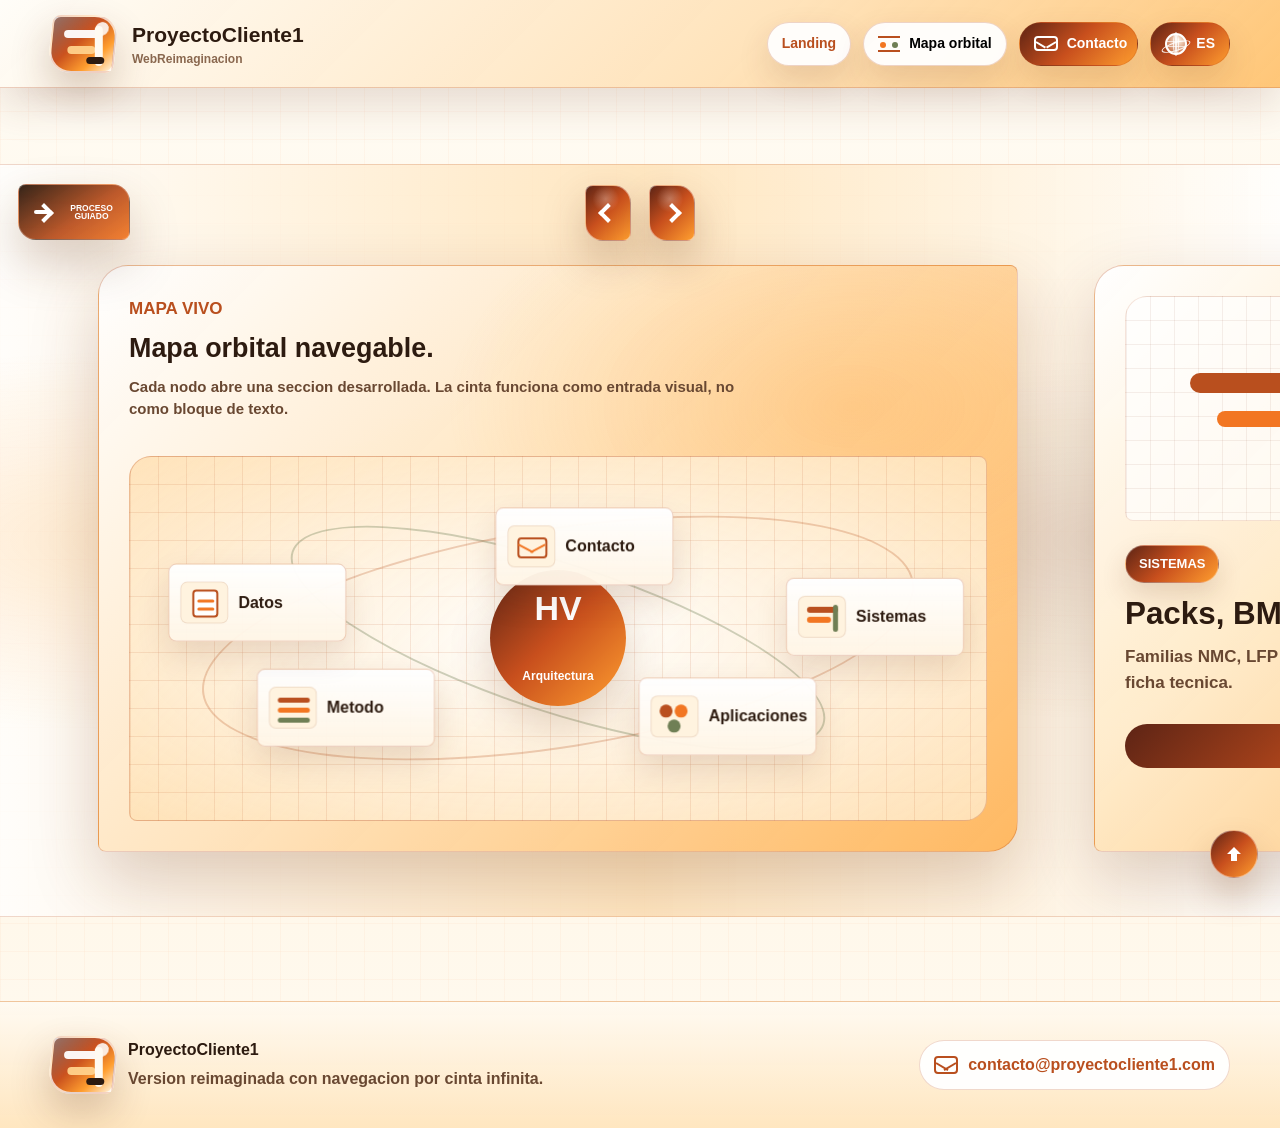
<file: index.html>
<!doctype html>
<html lang="es">
  <head>
    <meta charset="utf-8">
    <meta name="viewport" content="width=device-width, initial-scale=1">
    <meta http-equiv="Content-Security-Policy" content="default-src 'self'; base-uri 'none'; object-src 'none'; frame-ancestors 'none'; script-src 'self'; style-src 'self'; img-src 'self' data:; font-src 'self'; connect-src 'self'; form-action 'self'; child-src 'none'; worker-src 'none'; media-src 'none'; manifest-src 'none'; upgrade-insecure-requests">
    <meta name="referrer" content="strict-origin-when-cross-origin">
    <title>ProyectoCliente1 | WebReimaginacion</title>
    <meta name="description" content="Landing reimaginada para ProyectoCliente1 con cinta infinita de secciones, navegacion orbital y acceso a paginas tecnicas desarrolladas.">
    <link rel="stylesheet" href="styles.css">
  </head>
  <body data-page="landing">
    <header class="site-header">
      <a class="brand" href="index.html" aria-label="ProyectoCliente1 inicio">
        <span class="brand-sigil" aria-hidden="true"><span></span><span></span><span></span><span></span></span>
        <span class="brand-copy">
          <strong>ProyectoCliente1</strong>
          <small data-i18n="brand.claim">WebReimaginacion</small>
        </span>
      </a>

      <button class="menu-toggle" type="button" aria-expanded="false" aria-controls="main-nav" aria-label="Abrir menu" data-i18n-aria-label="nav.open">
        <span></span><span></span><span></span>
      </button>

      <nav id="main-nav" class="main-nav" aria-label="Navegacion principal">
        <a class="nav-chip" href="index.html" data-i18n="nav.landing">Landing</a>
        <div class="map-widget">
          <button class="map-button" type="button" aria-expanded="false" aria-controls="mini-map">
            <span class="map-mark" aria-hidden="true"></span>
            <span data-i18n="nav.map">Mapa orbital</span>
          </button>
          <div id="mini-map" class="mini-map" aria-label="Mapa orbital reducido">
            <span class="mini-core"><strong>HV</strong><small data-i18n="orbit.core">Arquitectura</small></span>
            <span class="mini-ring" aria-hidden="true"></span>
            <a class="mini-node" href="sistemas.html" data-mini="systems"><span class="node-icon icon-stack" aria-hidden="true"><i></i><i></i><i></i></span><strong data-i18n="orbit.systems">Sistemas</strong><small data-i18n="orbit.systemsText">Packs y control.</small></a>
            <a class="mini-node" href="aplicaciones.html" data-mini="apps"><span class="node-icon icon-grid" aria-hidden="true"><i></i><i></i><i></i></span><strong data-i18n="orbit.apps">Aplicaciones</strong><small data-i18n="orbit.appsText">Casos de uso.</small></a>
            <a class="mini-node" href="metodo.html" data-mini="method"><span class="node-icon icon-flow" aria-hidden="true"><i></i><i></i><i></i></span><strong data-i18n="orbit.method">Metodo</strong><small data-i18n="orbit.methodText">Proceso tecnico.</small></a>
            <a class="mini-node" href="documentacion.html" data-mini="docs"><span class="node-icon icon-doc" aria-hidden="true"><i></i><i></i><i></i></span><strong data-i18n="orbit.docs">Datos</strong><small data-i18n="orbit.docsText">CAD, CAN y HV.</small></a>
            <a class="mini-node" href="contacto.html" data-mini="contact"><span class="node-icon icon-mail" aria-hidden="true"><i></i><i></i><i></i></span><strong data-i18n="orbit.contact">Contacto</strong><small data-i18n="orbit.contactText">Consulta guiada.</small></a>
          </div>
        </div>
        <a class="nav-mail" href="contacto.html" aria-label="Contacto"><span class="mail-icon small" aria-hidden="true"></span><span data-i18n="nav.contact">Contacto</span></a>
        <div class="language-widget">
          <button class="language-button" type="button" aria-expanded="false" aria-controls="language-menu" aria-label="Seleccionar idioma" data-i18n-aria-label="nav.language">
            <span class="planet-icon" aria-hidden="true"></span>
            <span class="current-lang">ES</span>
          </button>
          <div id="language-menu" class="language-menu" role="menu">
            <button type="button" data-lang="es" role="menuitem">ES Espanol</button>
            <button type="button" data-lang="en" role="menuitem">EN English</button>
            <button type="button" data-lang="eu" role="menuitem">EU Euskara</button>
            <button type="button" data-lang="fr" role="menuitem">FR Francais</button>
          </div>
        </div>
      </nav>
    </header>

    <main>
      <section class="landing-stage" aria-label="Landing de secciones">
        <div class="landing-ribbon-shell" aria-label="Cinta infinita de secciones">
          <button class="ribbon-control ribbon-control-prev" type="button" data-ribbon-control="prev" aria-label="Mover cinta a la izquierda" data-i18n-aria-label="ribbon.prev">
            <span aria-hidden="true"></span>
          </button>
          <div class="landing-ribbon-track" data-infinite-ribbon>
            <article class="landing-card orbit-card" data-ribbon-card>
              <div class="card-copy">
                <p class="eyebrow" data-i18n="card.orbitEyebrow">Mapa vivo</p>
                <h2 data-i18n="card.orbitTitle">Orbita de navegacion dentro de la cinta.</h2>
                <p data-i18n="card.orbitText">Los nodos enlazan con cada pagina desarrollada y mantienen el gesto visual distintivo de la version.</p>
              </div>
              <div class="landing-orbit" aria-label="Orbita principal">
                <span class="orbit-core"><strong>HV</strong><small data-i18n="orbit.core">Arquitectura</small></span>
                <span class="orbit-ring ring-one" aria-hidden="true"></span>
                <span class="orbit-ring ring-two" aria-hidden="true"></span>
                <a class="orbit-node" href="sistemas.html" data-orbit="systems"><span class="node-icon icon-stack" aria-hidden="true"><i></i><i></i><i></i></span><strong data-i18n="orbit.systems">Sistemas</strong></a>
                <a class="orbit-node" href="aplicaciones.html" data-orbit="apps"><span class="node-icon icon-grid" aria-hidden="true"><i></i><i></i><i></i></span><strong data-i18n="orbit.apps">Aplicaciones</strong></a>
                <a class="orbit-node" href="metodo.html" data-orbit="method"><span class="node-icon icon-flow" aria-hidden="true"><i></i><i></i><i></i></span><strong data-i18n="orbit.method">Metodo</strong></a>
                <a class="orbit-node" href="documentacion.html" data-orbit="docs"><span class="node-icon icon-doc" aria-hidden="true"><i></i><i></i><i></i></span><strong data-i18n="orbit.docs">Datos</strong></a>
                <a class="orbit-node" href="contacto.html" data-orbit="contact"><span class="node-icon icon-mail" aria-hidden="true"><i></i><i></i><i></i></span><strong data-i18n="orbit.contact">Contacto</strong></a>
              </div>
            </article>

            <a class="landing-card section-card systems-card" href="sistemas.html" data-ribbon-card>
              <div class="section-visual battery-visual" aria-hidden="true"><i></i><i></i><i></i><i></i></div>
              <div>
                <p class="eyebrow" data-i18n="card.systemsEyebrow">Sistemas</p>
                <h2 data-i18n="card.systemsTitle">Packs, BMS y arquitectura modular.</h2>
                <p data-i18n="card.systemsText">Vista rapida de familias NMC, LFP y control multipack antes de entrar en la ficha tecnica desarrollada.</p>
                <span class="card-cta" data-i18n="card.openSystems">Abrir sistemas</span>
              </div>
            </a>

            <a class="landing-card section-card apps-card" href="aplicaciones.html" data-ribbon-card>
              <div class="section-visual apps-visual" aria-hidden="true"><i></i><i></i><i></i><i></i><i></i><i></i></div>
              <div>
                <p class="eyebrow" data-i18n="card.appsEyebrow">Aplicaciones</p>
                <h2 data-i18n="card.appsTitle">Sectores electrificados sin saturar la lectura.</h2>
                <p data-i18n="card.appsText">Autobus, marino, agricola, vehiculo ligero, carga movil y ferrocarril organizados como escenarios.</p>
                <span class="card-cta" data-i18n="card.openApps">Abrir aplicaciones</span>
              </div>
            </a>

            <a class="landing-card section-card method-card" href="metodo.html" data-ribbon-card>
              <div class="section-visual method-visual" aria-hidden="true"><i></i><i></i><i></i></div>
              <div>
                <p class="eyebrow" data-i18n="card.methodEyebrow">Metodo</p>
                <h2 data-i18n="card.methodTitle">Del encaje tecnico a la propuesta viable.</h2>
                <p data-i18n="card.methodText">Un recorrido mas claro para entender requisitos, integracion, validacion y soporte inicial.</p>
                <span class="card-cta" data-i18n="card.openMethod">Abrir metodo</span>
              </div>
            </a>

            <a class="landing-card section-card docs-card" href="documentacion.html" data-ribbon-card>
              <div class="section-visual docs-visual" aria-hidden="true"><i></i><i></i><i></i><i></i></div>
              <div>
                <p class="eyebrow" data-i18n="card.docsEyebrow">Documentacion</p>
                <h2 data-i18n="card.docsTitle">Datos tecnicos listos para pedir y revisar.</h2>
                <p data-i18n="card.docsText">CAD, CAN, HV, OPS y checklist de solicitud para equipos tecnicos.</p>
                <span class="card-cta" data-i18n="card.openDocs">Abrir documentacion</span>
              </div>
            </a>

            <a class="landing-card section-card contact-card" href="contacto.html" data-ribbon-card>
              <div class="section-visual contact-visual" aria-hidden="true"><i></i><i></i><i></i></div>
              <div>
                <p class="eyebrow" data-i18n="card.contactEyebrow">Consulta</p>
                <h2 data-i18n="card.contactTitle">Formulario validado y contacto directo.</h2>
                <p data-i18n="card.contactText">La visita termina en una solicitud limpia, filtrada y util para ventas e ingenieria.</p>
                <span class="card-cta" data-i18n="card.openContact">Abrir contacto</span>
              </div>
            </a>
          </div>
          <button class="ribbon-control ribbon-control-next" type="button" data-ribbon-control="next" aria-label="Mover cinta a la derecha" data-i18n-aria-label="ribbon.next">
            <span aria-hidden="true"></span>
          </button>
        </div>
      </section>
    </main>

    <footer class="site-footer">
      <div class="section-shell footer-inner">
        <div class="footer-brand"><span class="brand-sigil small" aria-hidden="true"><span></span><span></span><span></span><span></span></span><div><strong>ProyectoCliente1</strong><p data-i18n="footer.text">Version reimaginada con navegacion por cinta infinita.</p></div></div>
        <a class="footer-mail" href="https://mail.google.com/mail/?view=cm&fs=1&to=contacto@proyectocliente1.com&su=Consulta%20tecnica%20ProyectoCliente1" target="_blank" rel="noopener noreferrer" aria-label="Contacto directo por correo"><span class="mail-icon" aria-hidden="true"></span><span>contacto@proyectocliente1.com</span></a>
      </div>
    </footer>

    <div class="process-widget">
      <button class="process-trigger" type="button" aria-expanded="false" aria-controls="proceso-guia" aria-label="Abrir proceso guiado" data-i18n-aria-label="processGuide.open">
        <span class="process-arrow" aria-hidden="true"></span>
        <span data-i18n="processGuide.eyebrow">PROCESO GUIADO</span>
      </button>
      <aside id="proceso-guia" class="process-panel" tabindex="-1" aria-hidden="true">
        <div class="process-panel-head">
          <div>
            <p class="eyebrow" data-i18n="processGuide.eyebrow">PROCESO GUIADO</p>
            <h2 data-process-title>Guia contextual</h2>
          </div>
          <button class="process-close" type="button" aria-label="Cerrar proceso guiado" data-i18n-aria-label="processGuide.close">&times;</button>
        </div>
        <ol class="process-steps" data-process-steps></ol>
      </aside>
    </div>

    <button class="scroll-top" type="button" aria-label="Volver al inicio" data-i18n-aria-label="scroll.top">
      <svg viewBox="0 0 24 24" aria-hidden="true" focusable="false"><path d="M12 5l-7 7h4v7h6v-7h4l-7-7z"></path></svg>
    </button>

    <script src="app.js"></script>
  </body>
</html>
</file>
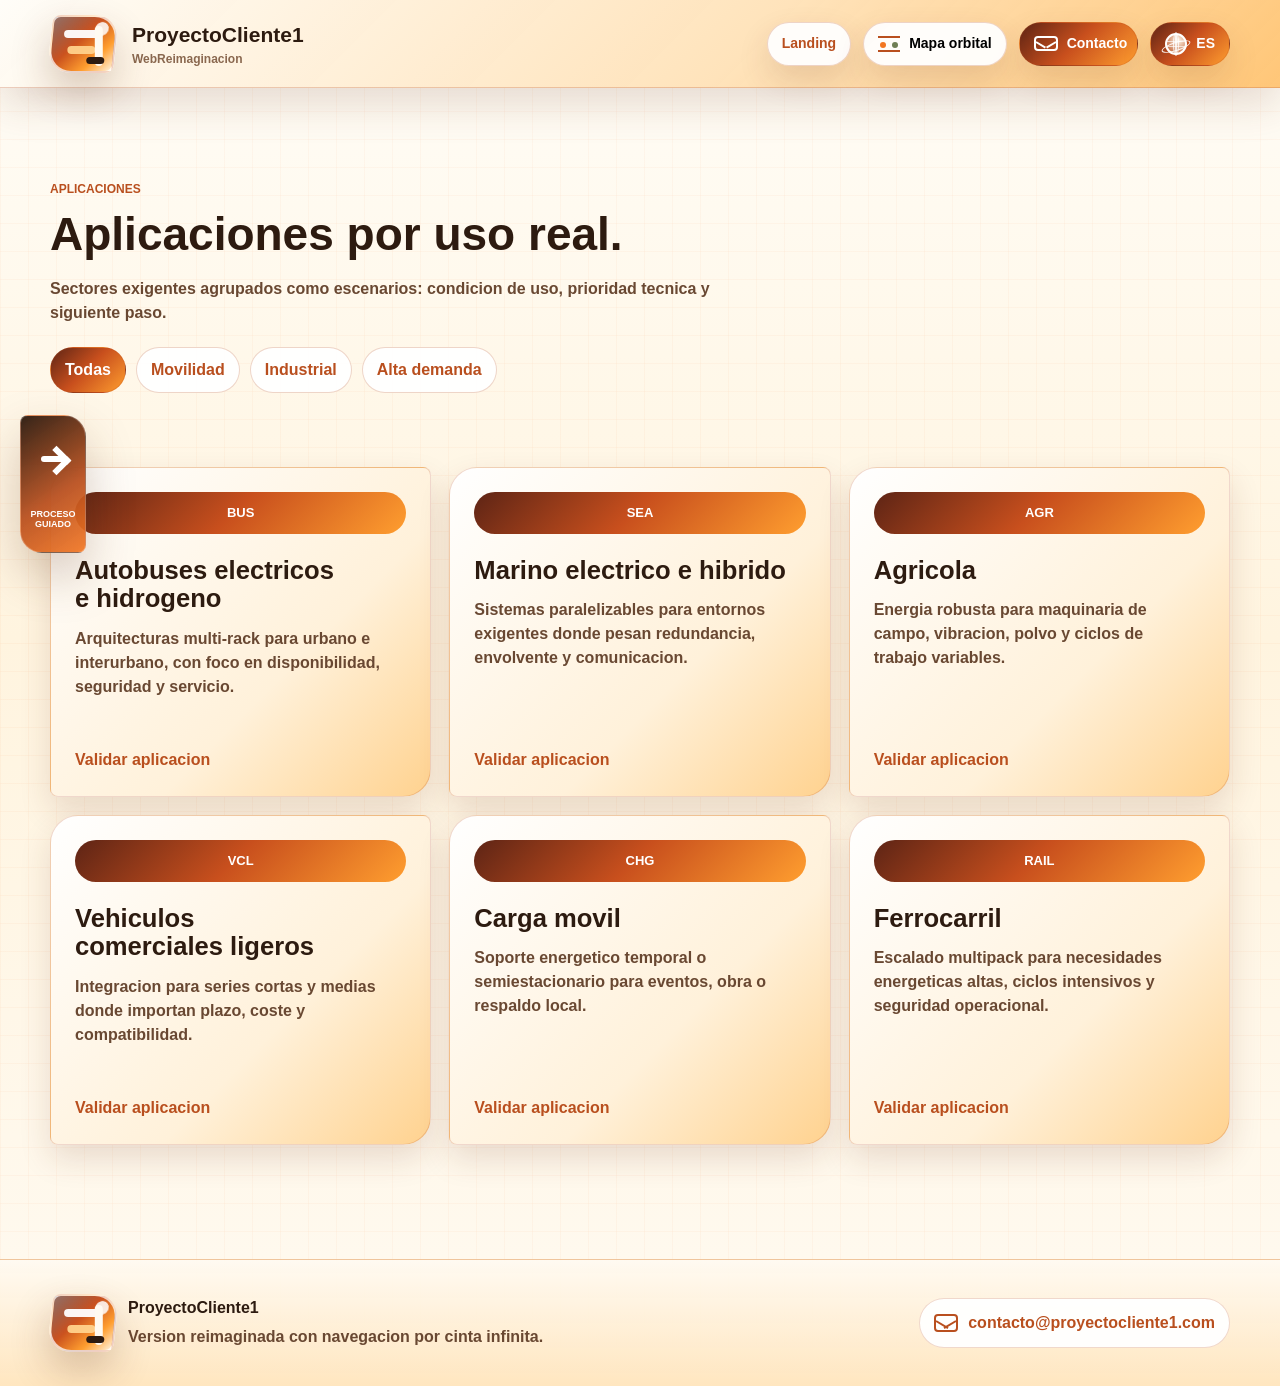
<file: aplicaciones.html>
<!doctype html>
<html lang="es">
  <head>
    <meta charset="utf-8">
    <meta name="viewport" content="width=device-width, initial-scale=1">
    <meta http-equiv="Content-Security-Policy" content="default-src 'self'; base-uri 'none'; object-src 'none'; frame-ancestors 'none'; script-src 'self'; style-src 'self'; img-src 'self' data:; font-src 'self'; connect-src 'self'; form-action 'self'; child-src 'none'; worker-src 'none'; media-src 'none'; manifest-src 'none'; upgrade-insecure-requests">
    <meta name="referrer" content="strict-origin-when-cross-origin">
    <title>ProyectoCliente1 | Aplicaciones</title>
    <meta name="description" content="Aplicaciones electrificadas para sistemas de baterias de alto voltaje: bus, marino, agricola, VCL, carga movil y ferrocarril.">
    <link rel="stylesheet" href="styles.css">
  </head>
  <body data-page="aplicaciones">
    <header class="site-header">
      <a class="brand" href="index.html" aria-label="ProyectoCliente1 inicio"><span class="brand-sigil" aria-hidden="true"><span></span><span></span><span></span><span></span></span><span class="brand-copy"><strong>ProyectoCliente1</strong><small data-i18n="brand.claim">WebReimaginacion</small></span></a>
      <button class="menu-toggle" type="button" aria-expanded="false" aria-controls="main-nav" aria-label="Abrir menu" data-i18n-aria-label="nav.open"><span></span><span></span><span></span></button>
      <nav id="main-nav" class="main-nav" aria-label="Navegacion principal">
        <a class="nav-chip" href="index.html" data-i18n="nav.landing">Landing</a>
        <div class="map-widget"><button class="map-button" type="button" aria-expanded="false" aria-controls="mini-map"><span class="map-mark" aria-hidden="true"></span><span data-i18n="nav.map">Mapa orbital</span></button><div id="mini-map" class="mini-map" aria-label="Mapa orbital reducido"><span class="mini-core"><strong>HV</strong><small data-i18n="orbit.core">Arquitectura</small></span><span class="mini-ring" aria-hidden="true"></span><a class="mini-node" href="sistemas.html" data-mini="systems"><span class="node-icon icon-stack" aria-hidden="true"><i></i><i></i><i></i></span><strong data-i18n="orbit.systems">Sistemas</strong><small data-i18n="orbit.systemsText">Packs y control.</small></a><a class="mini-node" href="aplicaciones.html" data-mini="apps"><span class="node-icon icon-grid" aria-hidden="true"><i></i><i></i><i></i></span><strong data-i18n="orbit.apps">Aplicaciones</strong><small data-i18n="orbit.appsText">Casos de uso.</small></a><a class="mini-node" href="metodo.html" data-mini="method"><span class="node-icon icon-flow" aria-hidden="true"><i></i><i></i><i></i></span><strong data-i18n="orbit.method">Metodo</strong><small data-i18n="orbit.methodText">Proceso tecnico.</small></a><a class="mini-node" href="documentacion.html" data-mini="docs"><span class="node-icon icon-doc" aria-hidden="true"><i></i><i></i><i></i></span><strong data-i18n="orbit.docs">Datos</strong><small data-i18n="orbit.docsText">CAD, CAN y HV.</small></a><a class="mini-node" href="contacto.html" data-mini="contact"><span class="node-icon icon-mail" aria-hidden="true"><i></i><i></i><i></i></span><strong data-i18n="orbit.contact">Contacto</strong><small data-i18n="orbit.contactText">Consulta guiada.</small></a></div></div>
        <a class="nav-mail" href="contacto.html" aria-label="Contacto"><span class="mail-icon small" aria-hidden="true"></span><span data-i18n="nav.contact">Contacto</span></a>
        <div class="language-widget"><button class="language-button" type="button" aria-expanded="false" aria-controls="language-menu" aria-label="Seleccionar idioma" data-i18n-aria-label="nav.language"><span class="planet-icon" aria-hidden="true"></span><span class="current-lang">ES</span></button><div id="language-menu" class="language-menu" role="menu"><button type="button" data-lang="es" role="menuitem">ES Espanol</button><button type="button" data-lang="en" role="menuitem">EN English</button><button type="button" data-lang="eu" role="menuitem">EU Euskara</button><button type="button" data-lang="fr" role="menuitem">FR Francais</button></div></div>
      </nav>
    </header>
    <main class="page-main">
      <section class="section-shell page-hero">
        <p class="eyebrow" data-i18n="apps.eyebrow">Aplicaciones</p>
        <h1 data-i18n="apps.title">La solucion se entiende mejor cuando empieza por el uso real.</h1>
        <p data-i18n="apps.text">Esta version agrupa sectores exigentes como escenarios de decision. Cada tarjeta explica para que sirve, que condicion tecnica pesa mas y como avanzar hacia una consulta util.</p>
        <div class="filter-bar" role="group" aria-label="Filtro de aplicaciones">
          <button class="filter-button is-active" type="button" data-app-filter="all" data-i18n="apps.all">Todas</button>
          <button class="filter-button" type="button" data-app-filter="mobility" data-i18n="apps.mobility">Movilidad</button>
          <button class="filter-button" type="button" data-app-filter="industrial" data-i18n="apps.industrial">Industrial</button>
          <button class="filter-button" type="button" data-app-filter="heavy" data-i18n="apps.heavy">Alta demanda</button>
        </div>
      </section>
      <section class="section-shell page-section">
        <div class="application-grid">
          <article class="application-card" data-sector="mobility"><span>BUS</span><h2 data-i18n="apps.busTitle">Autobuses electricos e hidrogeno</h2><p data-i18n="apps.busText">Arquitecturas multi-rack para urbano e interurbano, con foco en disponibilidad, seguridad y servicio.</p><a href="contacto.html" data-application-link="bus" data-i18n="apps.validate">Validar aplicacion</a></article>
          <article class="application-card" data-sector="heavy"><span>SEA</span><h2 data-i18n="apps.seaTitle">Marino electrico e hibrido</h2><p data-i18n="apps.seaText">Sistemas paralelizables para entornos exigentes donde pesan redundancia, envolvente y comunicacion.</p><a href="contacto.html" data-application-link="sea" data-i18n="apps.validate">Validar aplicacion</a></article>
          <article class="application-card" data-sector="industrial"><span>AGR</span><h2 data-i18n="apps.agrTitle">Agricola</h2><p data-i18n="apps.agrText">Energia robusta para maquinaria de campo, vibracion, polvo y ciclos de trabajo variables.</p><a href="contacto.html" data-application-link="agr" data-i18n="apps.validate">Validar aplicacion</a></article>
          <article class="application-card" data-sector="mobility"><span>VCL</span><h2 data-i18n="apps.vclTitle">Vehiculos comerciales ligeros</h2><p data-i18n="apps.vclText">Integracion para series cortas y medias donde importan plazo, coste y compatibilidad.</p><a href="contacto.html" data-application-link="vcl" data-i18n="apps.validate">Validar aplicacion</a></article>
          <article class="application-card" data-sector="industrial"><span>CHG</span><h2 data-i18n="apps.chargeTitle">Carga movil</h2><p data-i18n="apps.chargeText">Soporte energetico temporal o semiestacionario para eventos, obra o respaldo local.</p><a href="contacto.html" data-application-link="charge" data-i18n="apps.validate">Validar aplicacion</a></article>
          <article class="application-card" data-sector="heavy"><span>RAIL</span><h2 data-i18n="apps.railTitle">Ferrocarril</h2><p data-i18n="apps.railText">Escalado multipack para necesidades energeticas altas, ciclos intensivos y seguridad operacional.</p><a href="contacto.html" data-application-link="rail" data-i18n="apps.validate">Validar aplicacion</a></article>
        </div>
      </section>
    </main>
    <footer class="site-footer"><div class="section-shell footer-inner"><div class="footer-brand"><span class="brand-sigil small" aria-hidden="true"><span></span><span></span><span></span><span></span></span><div><strong>ProyectoCliente1</strong><p data-i18n="footer.text">Version reimaginada con navegacion por cinta infinita.</p></div></div><a class="footer-mail" href="https://mail.google.com/mail/?view=cm&fs=1&to=contacto@proyectocliente1.com&su=Consulta%20tecnica%20ProyectoCliente1" target="_blank" rel="noopener noreferrer" aria-label="Contacto directo por correo"><span class="mail-icon" aria-hidden="true"></span><span>contacto@proyectocliente1.com</span></a></div></footer>
    <div class="process-widget"><button class="process-trigger" type="button" aria-expanded="false" aria-controls="proceso-guia" aria-label="Abrir proceso guiado" data-i18n-aria-label="processGuide.open"><span class="process-arrow" aria-hidden="true"></span><span data-i18n="processGuide.eyebrow">PROCESO GUIADO</span></button><aside id="proceso-guia" class="process-panel" tabindex="-1" aria-hidden="true"><div class="process-panel-head"><div><p class="eyebrow" data-i18n="processGuide.eyebrow">PROCESO GUIADO</p><h2 data-process-title>Guia contextual</h2></div><button class="process-close" type="button" aria-label="Cerrar proceso guiado" data-i18n-aria-label="processGuide.close">&times;</button></div><ol class="process-steps" data-process-steps></ol></aside></div>
    <button class="scroll-top" type="button" aria-label="Volver al inicio" data-i18n-aria-label="scroll.top"><svg viewBox="0 0 24 24" aria-hidden="true" focusable="false"><path d="M12 5l-7 7h4v7h6v-7h4l-7-7z"></path></svg></button>
    <script src="app.js"></script>
  </body>
</html>
</file>
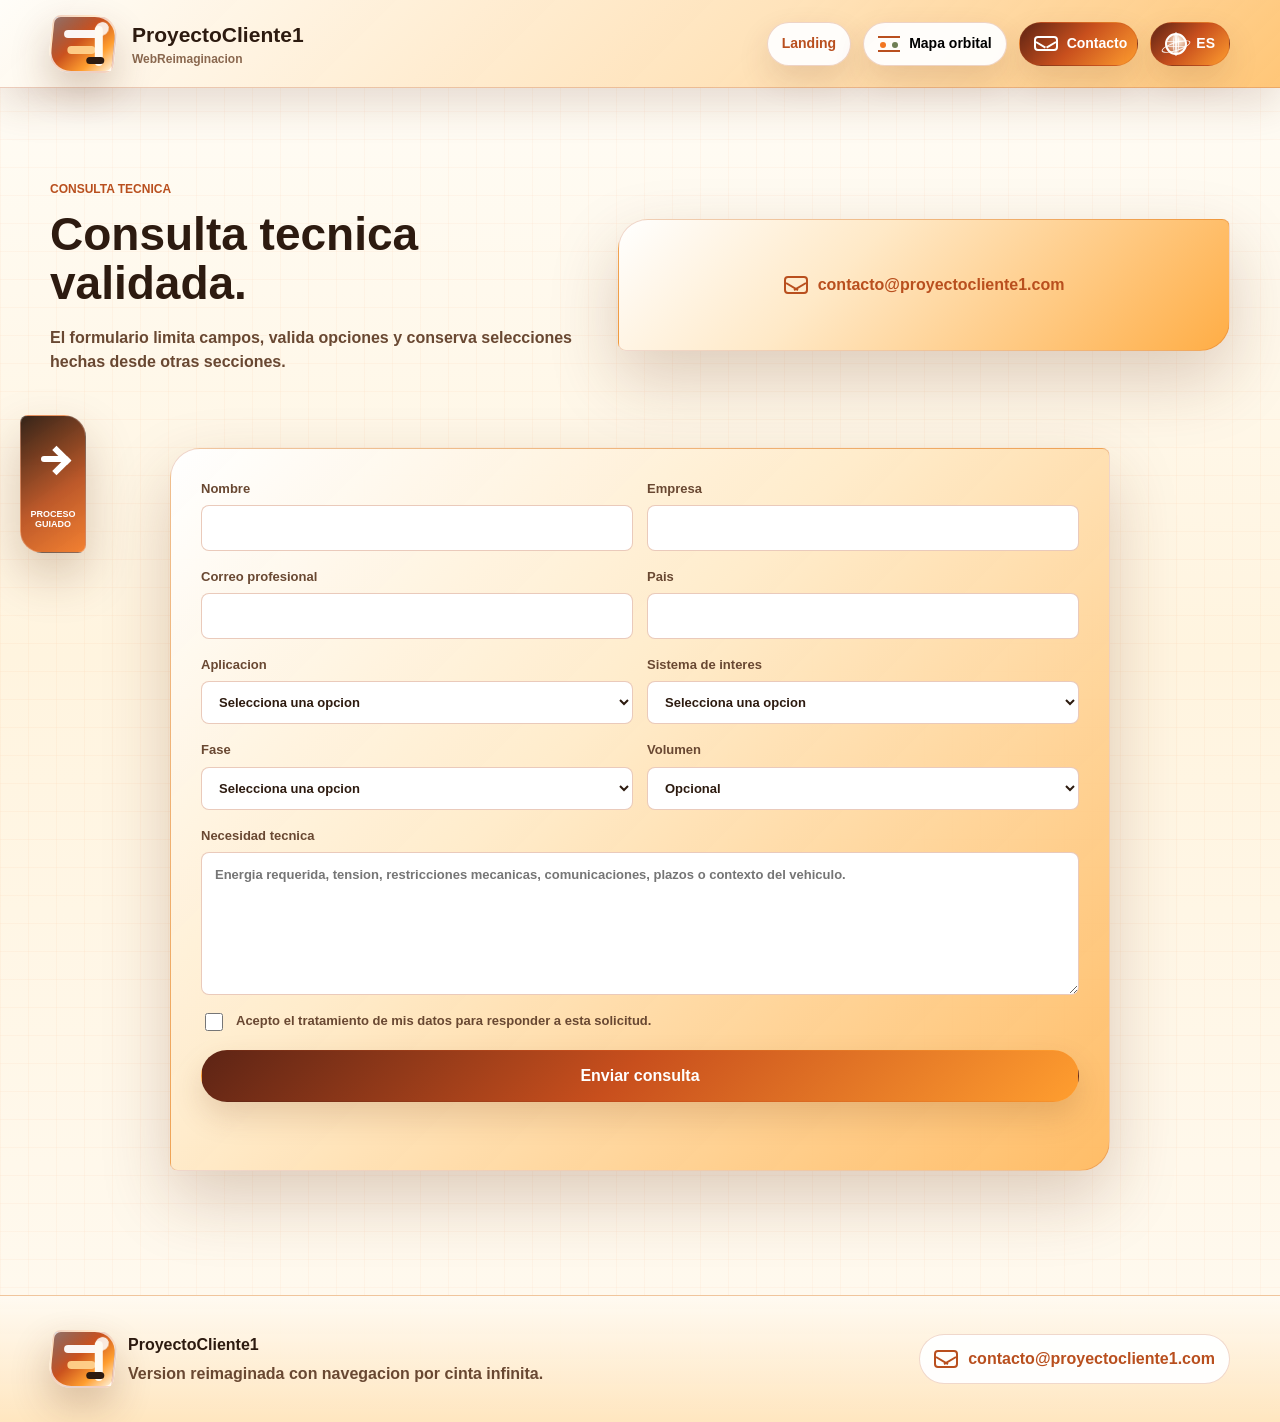
<file: contacto.html>
<!doctype html>
<html lang="es">
  <head>
    <meta charset="utf-8">
    <meta name="viewport" content="width=device-width, initial-scale=1">
    <meta http-equiv="Content-Security-Policy" content="default-src 'self'; base-uri 'none'; object-src 'none'; frame-ancestors 'none'; script-src 'self'; style-src 'self'; img-src 'self' data:; font-src 'self'; connect-src 'self'; form-action 'self'; child-src 'none'; worker-src 'none'; media-src 'none'; manifest-src 'none'; upgrade-insecure-requests">
    <meta name="referrer" content="strict-origin-when-cross-origin">
    <title>ProyectoCliente1 | Contacto</title>
    <meta name="description" content="Formulario validado de consulta tecnica para ProyectoCliente1.">
    <link rel="stylesheet" href="styles.css">
  </head>
  <body data-page="contacto">
    <header class="site-header">
      <a class="brand" href="index.html" aria-label="ProyectoCliente1 inicio"><span class="brand-sigil" aria-hidden="true"><span></span><span></span><span></span><span></span></span><span class="brand-copy"><strong>ProyectoCliente1</strong><small data-i18n="brand.claim">WebReimaginacion</small></span></a>
      <button class="menu-toggle" type="button" aria-expanded="false" aria-controls="main-nav" aria-label="Abrir menu" data-i18n-aria-label="nav.open"><span></span><span></span><span></span></button>
      <nav id="main-nav" class="main-nav" aria-label="Navegacion principal">
        <a class="nav-chip" href="index.html" data-i18n="nav.landing">Landing</a>
        <div class="map-widget"><button class="map-button" type="button" aria-expanded="false" aria-controls="mini-map"><span class="map-mark" aria-hidden="true"></span><span data-i18n="nav.map">Mapa orbital</span></button><div id="mini-map" class="mini-map" aria-label="Mapa orbital reducido"><span class="mini-core"><strong>HV</strong><small data-i18n="orbit.core">Arquitectura</small></span><span class="mini-ring" aria-hidden="true"></span><a class="mini-node" href="sistemas.html" data-mini="systems"><span class="node-icon icon-stack" aria-hidden="true"><i></i><i></i><i></i></span><strong data-i18n="orbit.systems">Sistemas</strong><small data-i18n="orbit.systemsText">Packs y control.</small></a><a class="mini-node" href="aplicaciones.html" data-mini="apps"><span class="node-icon icon-grid" aria-hidden="true"><i></i><i></i><i></i></span><strong data-i18n="orbit.apps">Aplicaciones</strong><small data-i18n="orbit.appsText">Casos de uso.</small></a><a class="mini-node" href="metodo.html" data-mini="method"><span class="node-icon icon-flow" aria-hidden="true"><i></i><i></i><i></i></span><strong data-i18n="orbit.method">Metodo</strong><small data-i18n="orbit.methodText">Proceso tecnico.</small></a><a class="mini-node" href="documentacion.html" data-mini="docs"><span class="node-icon icon-doc" aria-hidden="true"><i></i><i></i><i></i></span><strong data-i18n="orbit.docs">Datos</strong><small data-i18n="orbit.docsText">CAD, CAN y HV.</small></a><a class="mini-node" href="contacto.html" data-mini="contact"><span class="node-icon icon-mail" aria-hidden="true"><i></i><i></i><i></i></span><strong data-i18n="orbit.contact">Contacto</strong><small data-i18n="orbit.contactText">Consulta guiada.</small></a></div></div>
        <a class="nav-mail" href="contacto.html" aria-label="Contacto"><span class="mail-icon small" aria-hidden="true"></span><span data-i18n="nav.contact">Contacto</span></a>
        <div class="language-widget"><button class="language-button" type="button" aria-expanded="false" aria-controls="language-menu" aria-label="Seleccionar idioma" data-i18n-aria-label="nav.language"><span class="planet-icon" aria-hidden="true"></span><span class="current-lang">ES</span></button><div id="language-menu" class="language-menu" role="menu"><button type="button" data-lang="es" role="menuitem">ES Espanol</button><button type="button" data-lang="en" role="menuitem">EN English</button><button type="button" data-lang="eu" role="menuitem">EU Euskara</button><button type="button" data-lang="fr" role="menuitem">FR Francais</button></div></div>
      </nav>
    </header>
    <main class="page-main">
      <section class="section-shell page-hero split-hero">
        <div>
          <p class="eyebrow" data-i18n="contact.eyebrow">Consulta tecnica</p>
          <h1 data-i18n="contact.title">La parte final de la web convierte interes en informacion accionable.</h1>
          <p data-i18n="contact.text">El formulario esta limitado a campos contemplados, valida opciones y evita envios vacios o ambiguos. Tambien conserva selecciones hechas desde sistemas, aplicaciones, metodo o documentacion.</p>
        </div>
        <a class="direct-mail hero-mail" href="https://mail.google.com/mail/?view=cm&fs=1&to=contacto@proyectocliente1.com&su=Consulta%20tecnica%20ProyectoCliente1" target="_blank" rel="noopener noreferrer" aria-label="Abrir correo directo"><span class="mail-icon" aria-hidden="true"></span><span>contacto@proyectocliente1.com</span></a>
      </section>
      <section class="section-shell contact-section">
        <form class="lead-form" action="backend/contact.php" method="post" accept-charset="UTF-8" novalidate>
          <label class="honeypot-field" aria-hidden="true" tabindex="-1"><span>No rellenar</span><input type="text" name="website" autocomplete="off" tabindex="-1"></label>
          <div class="form-row"><label><span data-i18n="form.name">Nombre</span><input type="text" name="name" autocomplete="name" minlength="2" maxlength="80" spellcheck="false" required></label><label><span data-i18n="form.company">Empresa</span><input type="text" name="company" autocomplete="organization" minlength="2" maxlength="120" spellcheck="false" required></label></div>
          <div class="form-row"><label><span data-i18n="form.email">Correo profesional</span><input type="email" name="email" autocomplete="email" inputmode="email" maxlength="160" spellcheck="false" required></label><label><span data-i18n="form.country">Pais</span><input type="text" name="country" autocomplete="country-name" maxlength="80" spellcheck="false"></label></div>
          <div class="form-row"><label><span data-i18n="form.application">Aplicacion</span><select name="application" required><option value="" data-i18n="form.select">Selecciona una opcion</option><option value="bus" data-i18n="option.bus">Autobuses</option><option value="sea" data-i18n="option.sea">Marino</option><option value="agr" data-i18n="option.agr">Agricola</option><option value="vcl" data-i18n="option.vcl">Vehiculos comerciales ligeros</option><option value="charge" data-i18n="option.charge">Carga movil</option><option value="rail" data-i18n="option.rail">Ferrocarril</option><option value="unknown" data-i18n="option.unknown">A definir</option></select></label><label><span data-i18n="form.product">Sistema de interes</span><select name="product" required><option value="" data-i18n="form.select">Selecciona una opcion</option><option value="nmc">Series NMC</option><option value="lfp">Series LFP</option><option value="bms">Supermaster BMS</option><option value="system" data-i18n="option.system">Sistema completo</option><option value="compare" data-i18n="option.compare">Comparar alternativas</option></select></label></div>
          <div class="form-row"><label><span data-i18n="form.stage">Fase</span><select name="stage" required><option value="" data-i18n="form.select">Selecciona una opcion</option><option value="quote" data-i18n="option.quote">Presupuesto inicial</option><option value="design" data-i18n="option.design">Diseno de integracion</option><option value="validation" data-i18n="option.validation">Validacion tecnica</option><option value="purchase" data-i18n="option.purchase">Compra o industrializacion</option></select></label><label><span data-i18n="form.volume">Volumen</span><select name="volume"><option value="" data-i18n="form.optional">Opcional</option><option value="prototype" data-i18n="option.prototype">Prototipo</option><option value="short" data-i18n="option.short">Serie corta</option><option value="medium" data-i18n="option.medium">Serie media</option><option value="open" data-i18n="option.open">A definir</option></select></label></div>
          <label><span data-i18n="form.message">Necesidad tecnica</span><textarea name="message" rows="6" minlength="12" maxlength="1400" data-i18n-placeholder="form.placeholder" placeholder="Energia requerida, tension, restricciones mecanicas, comunicaciones, plazos o contexto del vehiculo." spellcheck="true" required></textarea></label>
          <label class="check-row"><input type="checkbox" name="privacy" value="accepted" required><span data-i18n="form.privacy">Acepto el tratamiento de mis datos para responder a esta solicitud.</span></label>
          <button class="button primary full" type="submit" data-i18n="form.submit">Enviar consulta</button>
          <p class="form-feedback" role="status" aria-live="polite"></p>
        </form>
      </section>
    </main>
    <footer class="site-footer"><div class="section-shell footer-inner"><div class="footer-brand"><span class="brand-sigil small" aria-hidden="true"><span></span><span></span><span></span><span></span></span><div><strong>ProyectoCliente1</strong><p data-i18n="footer.text">Version reimaginada con navegacion por cinta infinita.</p></div></div><a class="footer-mail" href="https://mail.google.com/mail/?view=cm&fs=1&to=contacto@proyectocliente1.com&su=Consulta%20tecnica%20ProyectoCliente1" target="_blank" rel="noopener noreferrer" aria-label="Contacto directo por correo"><span class="mail-icon" aria-hidden="true"></span><span>contacto@proyectocliente1.com</span></a></div></footer>
    <div class="process-widget"><button class="process-trigger" type="button" aria-expanded="false" aria-controls="proceso-guia" aria-label="Abrir proceso guiado" data-i18n-aria-label="processGuide.open"><span class="process-arrow" aria-hidden="true"></span><span data-i18n="processGuide.eyebrow">PROCESO GUIADO</span></button><aside id="proceso-guia" class="process-panel" tabindex="-1" aria-hidden="true"><div class="process-panel-head"><div><p class="eyebrow" data-i18n="processGuide.eyebrow">PROCESO GUIADO</p><h2 data-process-title>Guia contextual</h2></div><button class="process-close" type="button" aria-label="Cerrar proceso guiado" data-i18n-aria-label="processGuide.close">&times;</button></div><ol class="process-steps" data-process-steps></ol></aside></div>
    <button class="scroll-top" type="button" aria-label="Volver al inicio" data-i18n-aria-label="scroll.top"><svg viewBox="0 0 24 24" aria-hidden="true" focusable="false"><path d="M12 5l-7 7h4v7h6v-7h4l-7-7z"></path></svg></button>
    <script src="app.js"></script>
  </body>
</html>
</file>
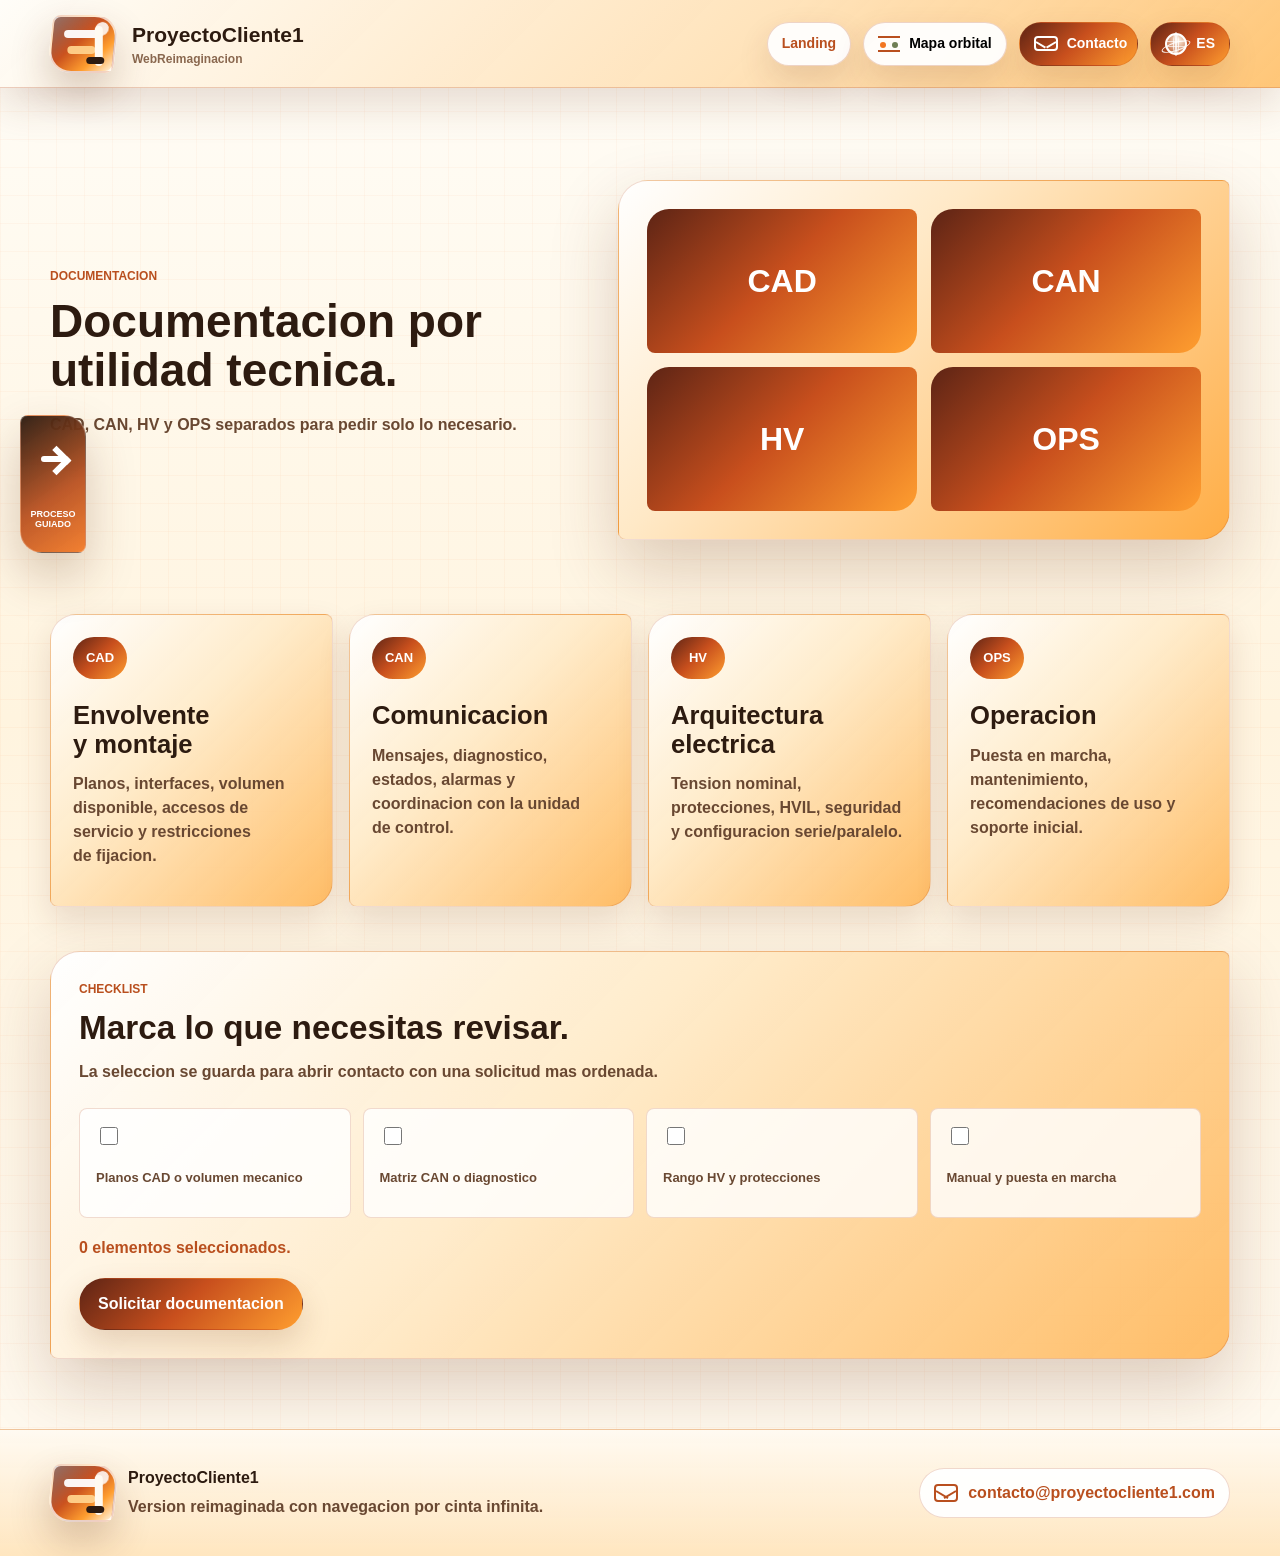
<file: documentacion.html>
<!doctype html>
<html lang="es">
  <head>
    <meta charset="utf-8">
    <meta name="viewport" content="width=device-width, initial-scale=1">
    <meta http-equiv="Content-Security-Policy" content="default-src 'self'; base-uri 'none'; object-src 'none'; frame-ancestors 'none'; script-src 'self'; style-src 'self'; img-src 'self' data:; font-src 'self'; connect-src 'self'; form-action 'self'; child-src 'none'; worker-src 'none'; media-src 'none'; manifest-src 'none'; upgrade-insecure-requests">
    <meta name="referrer" content="strict-origin-when-cross-origin">
    <title>ProyectoCliente1 | Documentacion</title>
    <meta name="description" content="Documentacion tecnica y checklist para sistemas de baterias de alto voltaje.">
    <link rel="stylesheet" href="styles.css">
  </head>
  <body data-page="documentacion">
    <header class="site-header">
      <a class="brand" href="index.html" aria-label="ProyectoCliente1 inicio"><span class="brand-sigil" aria-hidden="true"><span></span><span></span><span></span><span></span></span><span class="brand-copy"><strong>ProyectoCliente1</strong><small data-i18n="brand.claim">WebReimaginacion</small></span></a>
      <button class="menu-toggle" type="button" aria-expanded="false" aria-controls="main-nav" aria-label="Abrir menu" data-i18n-aria-label="nav.open"><span></span><span></span><span></span></button>
      <nav id="main-nav" class="main-nav" aria-label="Navegacion principal">
        <a class="nav-chip" href="index.html" data-i18n="nav.landing">Landing</a>
        <div class="map-widget"><button class="map-button" type="button" aria-expanded="false" aria-controls="mini-map"><span class="map-mark" aria-hidden="true"></span><span data-i18n="nav.map">Mapa orbital</span></button><div id="mini-map" class="mini-map" aria-label="Mapa orbital reducido"><span class="mini-core"><strong>HV</strong><small data-i18n="orbit.core">Arquitectura</small></span><span class="mini-ring" aria-hidden="true"></span><a class="mini-node" href="sistemas.html" data-mini="systems"><span class="node-icon icon-stack" aria-hidden="true"><i></i><i></i><i></i></span><strong data-i18n="orbit.systems">Sistemas</strong><small data-i18n="orbit.systemsText">Packs y control.</small></a><a class="mini-node" href="aplicaciones.html" data-mini="apps"><span class="node-icon icon-grid" aria-hidden="true"><i></i><i></i><i></i></span><strong data-i18n="orbit.apps">Aplicaciones</strong><small data-i18n="orbit.appsText">Casos de uso.</small></a><a class="mini-node" href="metodo.html" data-mini="method"><span class="node-icon icon-flow" aria-hidden="true"><i></i><i></i><i></i></span><strong data-i18n="orbit.method">Metodo</strong><small data-i18n="orbit.methodText">Proceso tecnico.</small></a><a class="mini-node" href="documentacion.html" data-mini="docs"><span class="node-icon icon-doc" aria-hidden="true"><i></i><i></i><i></i></span><strong data-i18n="orbit.docs">Datos</strong><small data-i18n="orbit.docsText">CAD, CAN y HV.</small></a><a class="mini-node" href="contacto.html" data-mini="contact"><span class="node-icon icon-mail" aria-hidden="true"><i></i><i></i><i></i></span><strong data-i18n="orbit.contact">Contacto</strong><small data-i18n="orbit.contactText">Consulta guiada.</small></a></div></div>
        <a class="nav-mail" href="contacto.html" aria-label="Contacto"><span class="mail-icon small" aria-hidden="true"></span><span data-i18n="nav.contact">Contacto</span></a>
        <div class="language-widget"><button class="language-button" type="button" aria-expanded="false" aria-controls="language-menu" aria-label="Seleccionar idioma" data-i18n-aria-label="nav.language"><span class="planet-icon" aria-hidden="true"></span><span class="current-lang">ES</span></button><div id="language-menu" class="language-menu" role="menu"><button type="button" data-lang="es" role="menuitem">ES Espanol</button><button type="button" data-lang="en" role="menuitem">EN English</button><button type="button" data-lang="eu" role="menuitem">EU Euskara</button><button type="button" data-lang="fr" role="menuitem">FR Francais</button></div></div>
      </nav>
    </header>
    <main class="page-main">
      <section class="section-shell page-hero split-hero">
        <div>
          <p class="eyebrow" data-i18n="docs.eyebrow">Documentacion</p>
          <h1 data-i18n="docs.title">Datos tecnicos convertidos en un panel de solicitud claro.</h1>
          <p data-i18n="docs.text">La documentacion deja de ser una descarga generica. Se organiza por utilidad: diseno mecanico, comunicacion, arquitectura electrica y puesta en marcha.</p>
        </div>
        <div class="doc-stack" aria-hidden="true"><span>CAD</span><span>CAN</span><span>HV</span><span>OPS</span></div>
      </section>
      <section class="section-shell page-section">
        <div class="feature-grid four">
          <article class="feature-panel"><span>CAD</span><h2 data-i18n="docs.cadTitle">Envolvente y montaje</h2><p data-i18n="docs.cadText">Planos, interfaces, volumen disponible, accesos de servicio y restricciones de fijacion.</p></article>
          <article class="feature-panel"><span>CAN</span><h2 data-i18n="docs.canTitle">Comunicacion</h2><p data-i18n="docs.canText">Mensajes, diagnostico, estados, alarmas y coordinacion con la unidad de control.</p></article>
          <article class="feature-panel"><span>HV</span><h2 data-i18n="docs.hvTitle">Arquitectura electrica</h2><p data-i18n="docs.hvText">Tension nominal, protecciones, HVIL, seguridad y configuracion serie/paralelo.</p></article>
          <article class="feature-panel"><span>OPS</span><h2 data-i18n="docs.opsTitle">Operacion</h2><p data-i18n="docs.opsText">Puesta en marcha, mantenimiento, recomendaciones de uso y soporte inicial.</p></article>
        </div>
      </section>
      <section class="section-shell page-section docs-request">
        <div class="section-heading narrow"><p class="eyebrow" data-i18n="docs.checkEyebrow">Checklist</p><h2 data-i18n="docs.checkTitle">Marca lo que necesitas revisar.</h2><p data-i18n="docs.checkText">La seleccion se guarda para abrir contacto con una solicitud mas ordenada.</p></div>
        <div class="checklist-grid" data-doc-checklist>
          <label><input type="checkbox" value="cad"><span data-i18n="docs.needCad">Planos CAD o volumen mecanico</span></label>
          <label><input type="checkbox" value="can"><span data-i18n="docs.needCan">Matriz CAN o diagnostico</span></label>
          <label><input type="checkbox" value="hv"><span data-i18n="docs.needHv">Rango HV y protecciones</span></label>
          <label><input type="checkbox" value="ops"><span data-i18n="docs.needOps">Manual y puesta en marcha</span></label>
        </div>
        <p class="doc-counter" data-doc-counter>0 elementos seleccionados.</p>
        <a class="button primary" href="contacto.html" data-doc-send data-i18n="docs.request">Solicitar documentacion</a>
      </section>
    </main>
    <footer class="site-footer"><div class="section-shell footer-inner"><div class="footer-brand"><span class="brand-sigil small" aria-hidden="true"><span></span><span></span><span></span><span></span></span><div><strong>ProyectoCliente1</strong><p data-i18n="footer.text">Version reimaginada con navegacion por cinta infinita.</p></div></div><a class="footer-mail" href="https://mail.google.com/mail/?view=cm&fs=1&to=contacto@proyectocliente1.com&su=Consulta%20tecnica%20ProyectoCliente1" target="_blank" rel="noopener noreferrer" aria-label="Contacto directo por correo"><span class="mail-icon" aria-hidden="true"></span><span>contacto@proyectocliente1.com</span></a></div></footer>
    <div class="process-widget"><button class="process-trigger" type="button" aria-expanded="false" aria-controls="proceso-guia" aria-label="Abrir proceso guiado" data-i18n-aria-label="processGuide.open"><span class="process-arrow" aria-hidden="true"></span><span data-i18n="processGuide.eyebrow">PROCESO GUIADO</span></button><aside id="proceso-guia" class="process-panel" tabindex="-1" aria-hidden="true"><div class="process-panel-head"><div><p class="eyebrow" data-i18n="processGuide.eyebrow">PROCESO GUIADO</p><h2 data-process-title>Guia contextual</h2></div><button class="process-close" type="button" aria-label="Cerrar proceso guiado" data-i18n-aria-label="processGuide.close">&times;</button></div><ol class="process-steps" data-process-steps></ol></aside></div>
    <button class="scroll-top" type="button" aria-label="Volver al inicio" data-i18n-aria-label="scroll.top"><svg viewBox="0 0 24 24" aria-hidden="true" focusable="false"><path d="M12 5l-7 7h4v7h6v-7h4l-7-7z"></path></svg></button>
    <script src="app.js"></script>
  </body>
</html>
</file>
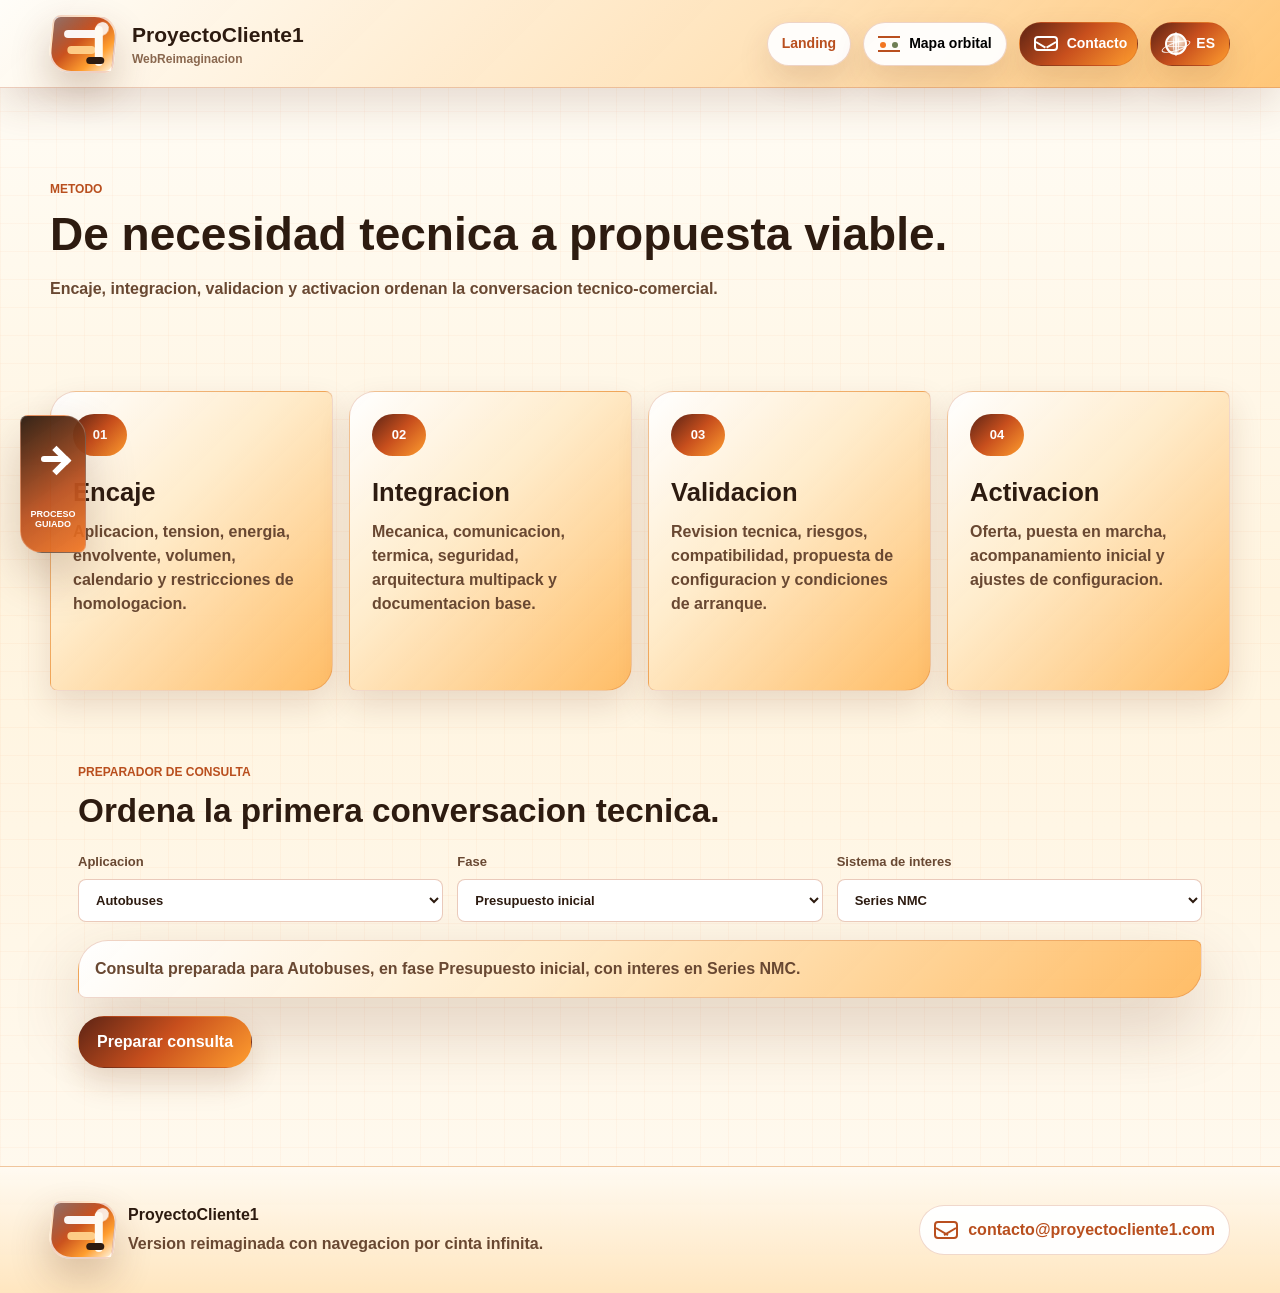
<file: metodo.html>
<!doctype html>
<html lang="es">
  <head>
    <meta charset="utf-8">
    <meta name="viewport" content="width=device-width, initial-scale=1">
    <meta http-equiv="Content-Security-Policy" content="default-src 'self'; base-uri 'none'; object-src 'none'; frame-ancestors 'none'; script-src 'self'; style-src 'self'; img-src 'self' data:; font-src 'self'; connect-src 'self'; form-action 'self'; child-src 'none'; worker-src 'none'; media-src 'none'; manifest-src 'none'; upgrade-insecure-requests">
    <meta name="referrer" content="strict-origin-when-cross-origin">
    <title>ProyectoCliente1 | Metodo</title>
    <meta name="description" content="Metodo tecnico-comercial para evaluar integracion de sistemas de baterias de alto voltaje.">
    <link rel="stylesheet" href="styles.css">
  </head>
  <body data-page="metodo">
    <header class="site-header">
      <a class="brand" href="index.html" aria-label="ProyectoCliente1 inicio"><span class="brand-sigil" aria-hidden="true"><span></span><span></span><span></span><span></span></span><span class="brand-copy"><strong>ProyectoCliente1</strong><small data-i18n="brand.claim">WebReimaginacion</small></span></a>
      <button class="menu-toggle" type="button" aria-expanded="false" aria-controls="main-nav" aria-label="Abrir menu" data-i18n-aria-label="nav.open"><span></span><span></span><span></span></button>
      <nav id="main-nav" class="main-nav" aria-label="Navegacion principal">
        <a class="nav-chip" href="index.html" data-i18n="nav.landing">Landing</a>
        <div class="map-widget"><button class="map-button" type="button" aria-expanded="false" aria-controls="mini-map"><span class="map-mark" aria-hidden="true"></span><span data-i18n="nav.map">Mapa orbital</span></button><div id="mini-map" class="mini-map" aria-label="Mapa orbital reducido"><span class="mini-core"><strong>HV</strong><small data-i18n="orbit.core">Arquitectura</small></span><span class="mini-ring" aria-hidden="true"></span><a class="mini-node" href="sistemas.html" data-mini="systems"><span class="node-icon icon-stack" aria-hidden="true"><i></i><i></i><i></i></span><strong data-i18n="orbit.systems">Sistemas</strong><small data-i18n="orbit.systemsText">Packs y control.</small></a><a class="mini-node" href="aplicaciones.html" data-mini="apps"><span class="node-icon icon-grid" aria-hidden="true"><i></i><i></i><i></i></span><strong data-i18n="orbit.apps">Aplicaciones</strong><small data-i18n="orbit.appsText">Casos de uso.</small></a><a class="mini-node" href="metodo.html" data-mini="method"><span class="node-icon icon-flow" aria-hidden="true"><i></i><i></i><i></i></span><strong data-i18n="orbit.method">Metodo</strong><small data-i18n="orbit.methodText">Proceso tecnico.</small></a><a class="mini-node" href="documentacion.html" data-mini="docs"><span class="node-icon icon-doc" aria-hidden="true"><i></i><i></i><i></i></span><strong data-i18n="orbit.docs">Datos</strong><small data-i18n="orbit.docsText">CAD, CAN y HV.</small></a><a class="mini-node" href="contacto.html" data-mini="contact"><span class="node-icon icon-mail" aria-hidden="true"><i></i><i></i><i></i></span><strong data-i18n="orbit.contact">Contacto</strong><small data-i18n="orbit.contactText">Consulta guiada.</small></a></div></div>
        <a class="nav-mail" href="contacto.html" aria-label="Contacto"><span class="mail-icon small" aria-hidden="true"></span><span data-i18n="nav.contact">Contacto</span></a>
        <div class="language-widget"><button class="language-button" type="button" aria-expanded="false" aria-controls="language-menu" aria-label="Seleccionar idioma" data-i18n-aria-label="nav.language"><span class="planet-icon" aria-hidden="true"></span><span class="current-lang">ES</span></button><div id="language-menu" class="language-menu" role="menu"><button type="button" data-lang="es" role="menuitem">ES Espanol</button><button type="button" data-lang="en" role="menuitem">EN English</button><button type="button" data-lang="eu" role="menuitem">EU Euskara</button><button type="button" data-lang="fr" role="menuitem">FR Francais</button></div></div>
      </nav>
    </header>
    <main class="page-main">
      <section class="section-shell page-hero">
        <p class="eyebrow" data-i18n="method.eyebrow">Metodo</p>
        <h1 data-i18n="method.title">Un camino claro para pasar de necesidad tecnica a propuesta viable.</h1>
        <p data-i18n="method.text">La reimaginacion no solo cambia colores: ordena la conversacion. Primero se entiende el encaje, despues se baja a integracion y finalmente se prepara la oferta con soporte inicial.</p>
      </section>
      <section class="section-shell page-section">
        <div class="timeline-grid">
          <article><span>01</span><h2 data-i18n="method.oneTitle">Encaje</h2><p data-i18n="method.oneText">Aplicacion, tension, energia, envolvente, volumen, calendario y restricciones de homologacion.</p></article>
          <article><span>02</span><h2 data-i18n="method.twoTitle">Integracion</h2><p data-i18n="method.twoText">Mecanica, comunicacion, termica, seguridad, arquitectura multipack y documentacion base.</p></article>
          <article><span>03</span><h2 data-i18n="method.threeTitle">Validacion</h2><p data-i18n="method.threeText">Revision tecnica, riesgos, compatibilidad, propuesta de configuracion y condiciones de arranque.</p></article>
          <article><span>04</span><h2 data-i18n="method.fourTitle">Activacion</h2><p data-i18n="method.fourText">Oferta, puesta en marcha, acompanamiento inicial y ajustes de configuracion.</p></article>
        </div>
      </section>
      <section class="section-shell page-section route-planner">
        <div class="section-heading narrow"><p class="eyebrow" data-i18n="method.plannerEyebrow">Preparador de consulta</p><h2 data-i18n="method.plannerTitle">Ordena la primera conversacion tecnica.</h2></div>
        <div class="planner-grid">
          <label><span data-i18n="form.application">Aplicacion</span><select data-route-select="application"><option value="bus" data-i18n="option.bus">Autobuses</option><option value="sea" data-i18n="option.sea">Marino</option><option value="agr" data-i18n="option.agr">Agricola</option><option value="vcl" data-i18n="option.vcl">Vehiculos comerciales ligeros</option><option value="charge" data-i18n="option.charge">Carga movil</option><option value="rail" data-i18n="option.rail">Ferrocarril</option></select></label>
          <label><span data-i18n="form.stage">Fase</span><select data-route-select="stage"><option value="quote" data-i18n="option.quote">Presupuesto inicial</option><option value="design" data-i18n="option.design">Diseno de integracion</option><option value="validation" data-i18n="option.validation">Validacion tecnica</option><option value="purchase" data-i18n="option.purchase">Compra o industrializacion</option></select></label>
          <label><span data-i18n="form.product">Sistema de interes</span><select data-route-select="product"><option value="nmc">Series NMC</option><option value="lfp">Series LFP</option><option value="bms">Supermaster BMS</option><option value="system" data-i18n="option.system">Sistema completo</option></select></label>
        </div>
        <div class="planner-result" data-route-result>Se preparara una consulta con aplicacion, fase y sistema preseleccionados.</div>
        <a class="button primary" href="contacto.html" data-route-send data-i18n="method.prepare">Preparar consulta</a>
      </section>
    </main>
    <footer class="site-footer"><div class="section-shell footer-inner"><div class="footer-brand"><span class="brand-sigil small" aria-hidden="true"><span></span><span></span><span></span><span></span></span><div><strong>ProyectoCliente1</strong><p data-i18n="footer.text">Version reimaginada con navegacion por cinta infinita.</p></div></div><a class="footer-mail" href="https://mail.google.com/mail/?view=cm&fs=1&to=contacto@proyectocliente1.com&su=Consulta%20tecnica%20ProyectoCliente1" target="_blank" rel="noopener noreferrer" aria-label="Contacto directo por correo"><span class="mail-icon" aria-hidden="true"></span><span>contacto@proyectocliente1.com</span></a></div></footer>
    <div class="process-widget"><button class="process-trigger" type="button" aria-expanded="false" aria-controls="proceso-guia" aria-label="Abrir proceso guiado" data-i18n-aria-label="processGuide.open"><span class="process-arrow" aria-hidden="true"></span><span data-i18n="processGuide.eyebrow">PROCESO GUIADO</span></button><aside id="proceso-guia" class="process-panel" tabindex="-1" aria-hidden="true"><div class="process-panel-head"><div><p class="eyebrow" data-i18n="processGuide.eyebrow">PROCESO GUIADO</p><h2 data-process-title>Guia contextual</h2></div><button class="process-close" type="button" aria-label="Cerrar proceso guiado" data-i18n-aria-label="processGuide.close">&times;</button></div><ol class="process-steps" data-process-steps></ol></aside></div>
    <button class="scroll-top" type="button" aria-label="Volver al inicio" data-i18n-aria-label="scroll.top"><svg viewBox="0 0 24 24" aria-hidden="true" focusable="false"><path d="M12 5l-7 7h4v7h6v-7h4l-7-7z"></path></svg></button>
    <script src="app.js"></script>
  </body>
</html>
</file>
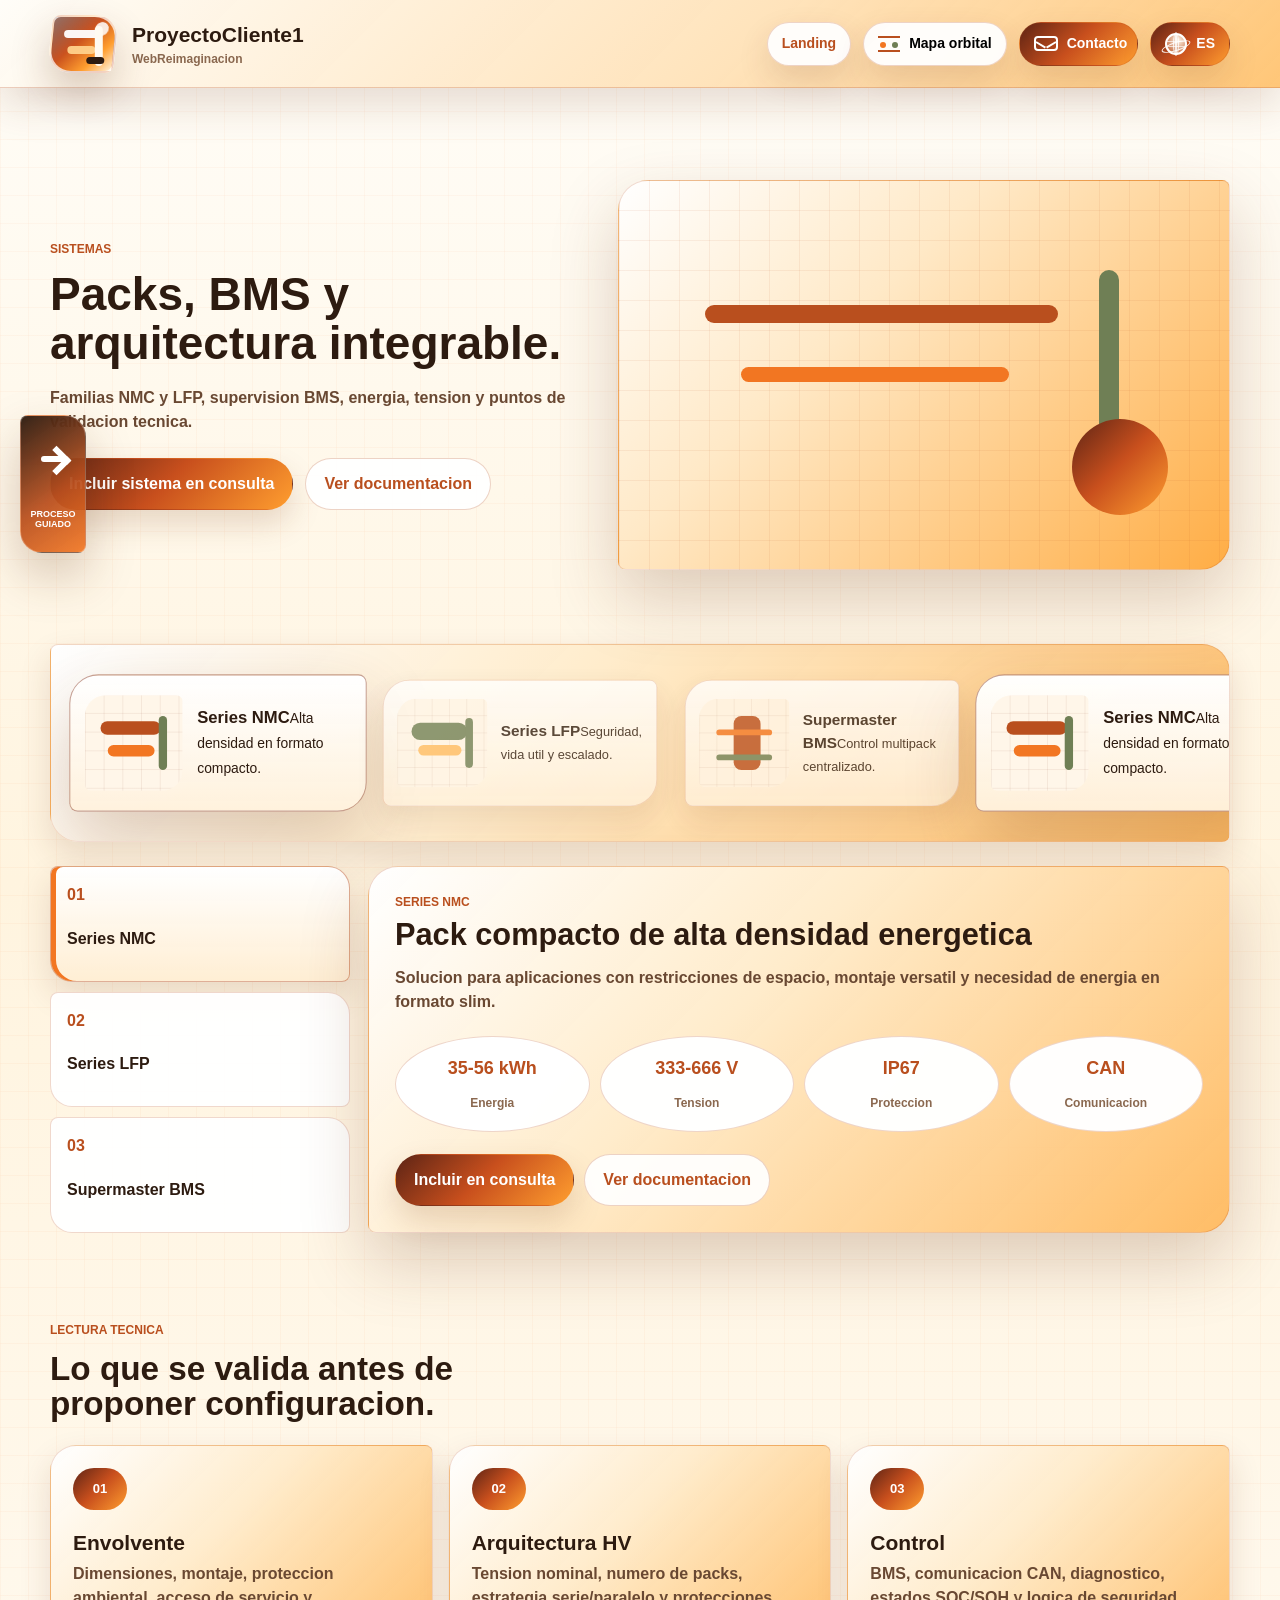
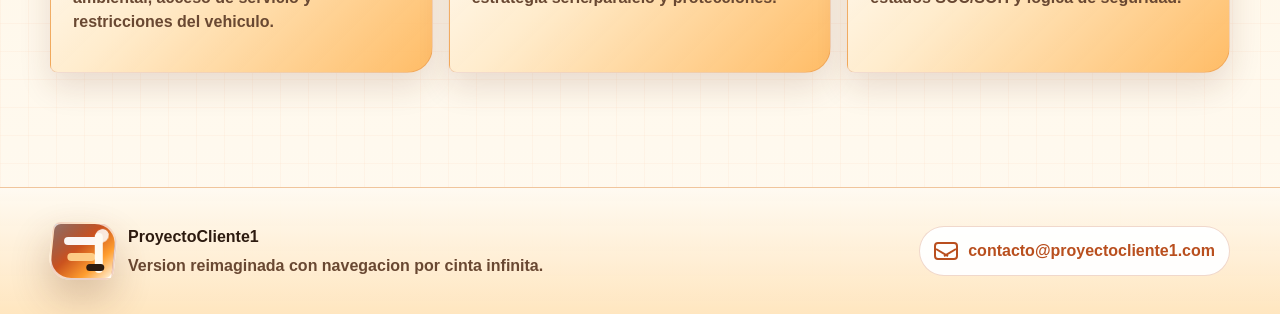
<file: sistemas.html>
<!doctype html>
<html lang="es">
  <head>
    <meta charset="utf-8">
    <meta name="viewport" content="width=device-width, initial-scale=1">
    <meta http-equiv="Content-Security-Policy" content="default-src 'self'; base-uri 'none'; object-src 'none'; frame-ancestors 'none'; script-src 'self'; style-src 'self'; img-src 'self' data:; font-src 'self'; connect-src 'self'; form-action 'self'; child-src 'none'; worker-src 'none'; media-src 'none'; manifest-src 'none'; upgrade-insecure-requests">
    <meta name="referrer" content="strict-origin-when-cross-origin">
    <title>ProyectoCliente1 | Sistemas</title>
    <meta name="description" content="Pagina desarrollada de sistemas para ProyectoCliente1: packs NMC, LFP, BMS y arquitectura de alto voltaje.">
    <link rel="stylesheet" href="styles.css">
  </head>
  <body data-page="sistemas">
    <header class="site-header">
      <a class="brand" href="index.html" aria-label="ProyectoCliente1 inicio"><span class="brand-sigil" aria-hidden="true"><span></span><span></span><span></span><span></span></span><span class="brand-copy"><strong>ProyectoCliente1</strong><small data-i18n="brand.claim">WebReimaginacion</small></span></a>
      <button class="menu-toggle" type="button" aria-expanded="false" aria-controls="main-nav" aria-label="Abrir menu" data-i18n-aria-label="nav.open"><span></span><span></span><span></span></button>
      <nav id="main-nav" class="main-nav" aria-label="Navegacion principal">
        <a class="nav-chip" href="index.html" data-i18n="nav.landing">Landing</a>
        <div class="map-widget"><button class="map-button" type="button" aria-expanded="false" aria-controls="mini-map"><span class="map-mark" aria-hidden="true"></span><span data-i18n="nav.map">Mapa orbital</span></button><div id="mini-map" class="mini-map" aria-label="Mapa orbital reducido"><span class="mini-core"><strong>HV</strong><small data-i18n="orbit.core">Arquitectura</small></span><span class="mini-ring" aria-hidden="true"></span><a class="mini-node" href="sistemas.html" data-mini="systems"><span class="node-icon icon-stack" aria-hidden="true"><i></i><i></i><i></i></span><strong data-i18n="orbit.systems">Sistemas</strong><small data-i18n="orbit.systemsText">Packs y control.</small></a><a class="mini-node" href="aplicaciones.html" data-mini="apps"><span class="node-icon icon-grid" aria-hidden="true"><i></i><i></i><i></i></span><strong data-i18n="orbit.apps">Aplicaciones</strong><small data-i18n="orbit.appsText">Casos de uso.</small></a><a class="mini-node" href="metodo.html" data-mini="method"><span class="node-icon icon-flow" aria-hidden="true"><i></i><i></i><i></i></span><strong data-i18n="orbit.method">Metodo</strong><small data-i18n="orbit.methodText">Proceso tecnico.</small></a><a class="mini-node" href="documentacion.html" data-mini="docs"><span class="node-icon icon-doc" aria-hidden="true"><i></i><i></i><i></i></span><strong data-i18n="orbit.docs">Datos</strong><small data-i18n="orbit.docsText">CAD, CAN y HV.</small></a><a class="mini-node" href="contacto.html" data-mini="contact"><span class="node-icon icon-mail" aria-hidden="true"><i></i><i></i><i></i></span><strong data-i18n="orbit.contact">Contacto</strong><small data-i18n="orbit.contactText">Consulta guiada.</small></a></div></div>
        <a class="nav-mail" href="contacto.html" aria-label="Contacto"><span class="mail-icon small" aria-hidden="true"></span><span data-i18n="nav.contact">Contacto</span></a>
        <div class="language-widget"><button class="language-button" type="button" aria-expanded="false" aria-controls="language-menu" aria-label="Seleccionar idioma" data-i18n-aria-label="nav.language"><span class="planet-icon" aria-hidden="true"></span><span class="current-lang">ES</span></button><div id="language-menu" class="language-menu" role="menu"><button type="button" data-lang="es" role="menuitem">ES Espanol</button><button type="button" data-lang="en" role="menuitem">EN English</button><button type="button" data-lang="eu" role="menuitem">EU Euskara</button><button type="button" data-lang="fr" role="menuitem">FR Francais</button></div></div>
      </nav>
    </header>
    <main class="page-main">
      <section class="section-shell page-hero split-hero">
        <div>
          <p class="eyebrow" data-i18n="systems.eyebrow">Sistemas</p>
          <h1 data-i18n="systems.title">Arquitectura modular para convertir packs en una solucion integrable.</h1>
          <p data-i18n="systems.text">Esta pagina desarrolla la lectura rapida de la landing: familias NMC y LFP, supervision BMS, parametros de energia y puntos que un equipo tecnico necesita validar.</p>
          <div class="hero-actions">
            <a class="button primary" href="contacto.html" data-product-link="system" data-i18n="systems.ask">Incluir sistema en consulta</a>
            <a class="button ghost" href="documentacion.html" data-i18n="systems.docs">Ver documentacion</a>
          </div>
        </div>
        <div class="technical-slab" aria-hidden="true"><span></span><span></span><span></span><span></span></div>
      </section>

      <section class="section-shell page-section">
        <div class="ribbon-shell compact">
          <div class="product-ribbon" aria-label="Cinta infinita de sistemas">
            <article class="ribbon-card is-active" data-product="nmc" tabindex="0"><span class="ribbon-visual visual-nmc" aria-hidden="true"><i></i><i></i><i></i></span><div><strong>Series NMC</strong><small data-i18n="ribbon.nmc">Alta densidad en formato compacto.</small></div></article>
            <article class="ribbon-card" data-product="lfp" tabindex="0"><span class="ribbon-visual visual-lfp" aria-hidden="true"><i></i><i></i><i></i></span><div><strong>Series LFP</strong><small data-i18n="ribbon.lfp">Seguridad, vida util y escalado.</small></div></article>
            <article class="ribbon-card" data-product="bms" tabindex="0"><span class="ribbon-visual visual-bms" aria-hidden="true"><i></i><i></i><i></i></span><div><strong>Supermaster BMS</strong><small data-i18n="ribbon.bms">Control multipack centralizado.</small></div></article>
          </div>
        </div>
        <div class="system-console">
          <div class="console-tabs" role="tablist" aria-label="Seleccion de sistema">
            <button class="console-tab is-active" type="button" data-product="nmc"><span>01</span><strong>Series NMC</strong></button>
            <button class="console-tab" type="button" data-product="lfp"><span>02</span><strong>Series LFP</strong></button>
            <button class="console-tab" type="button" data-product="bms"><span>03</span><strong>Supermaster BMS</strong></button>
          </div>
          <article class="console-detail" aria-live="polite">
            <p class="tag" data-product-detail="tag">Series NMC</p>
            <h2 data-product-detail="title">Pack compacto de alta densidad energetica</h2>
            <p data-product-detail="summary">Solucion para aplicaciones con restricciones de espacio, montaje versatil y necesidad de energia en formato slim.</p>
            <div class="spec-orbits" data-product-detail="specs"></div>
            <div class="console-actions"><button class="button primary" type="button" data-add-product data-i18n="systems.add">Incluir en consulta</button><a class="button ghost" href="documentacion.html" data-i18n="systems.docs">Ver documentacion</a></div>
          </article>
        </div>
      </section>

      <section class="section-shell page-section">
        <div class="section-heading narrow"><p class="eyebrow" data-i18n="systems.matrixEyebrow">Lectura tecnica</p><h2 data-i18n="systems.matrixTitle">Lo que se valida antes de proponer configuracion.</h2></div>
        <div class="feature-grid three">
          <article class="feature-panel"><span>01</span><h3 data-i18n="systems.m1Title">Envolvente</h3><p data-i18n="systems.m1Text">Dimensiones, montaje, proteccion ambiental, acceso de servicio y restricciones del vehiculo.</p></article>
          <article class="feature-panel"><span>02</span><h3 data-i18n="systems.m2Title">Arquitectura HV</h3><p data-i18n="systems.m2Text">Tension nominal, numero de packs, estrategia serie/paralelo y protecciones.</p></article>
          <article class="feature-panel"><span>03</span><h3 data-i18n="systems.m3Title">Control</h3><p data-i18n="systems.m3Text">BMS, comunicacion CAN, diagnostico, estados SOC/SOH y logica de seguridad.</p></article>
        </div>
      </section>
    </main>
    <footer class="site-footer"><div class="section-shell footer-inner"><div class="footer-brand"><span class="brand-sigil small" aria-hidden="true"><span></span><span></span><span></span><span></span></span><div><strong>ProyectoCliente1</strong><p data-i18n="footer.text">Version reimaginada con navegacion por cinta infinita.</p></div></div><a class="footer-mail" href="https://mail.google.com/mail/?view=cm&fs=1&to=contacto@proyectocliente1.com&su=Consulta%20tecnica%20ProyectoCliente1" target="_blank" rel="noopener noreferrer" aria-label="Contacto directo por correo"><span class="mail-icon" aria-hidden="true"></span><span>contacto@proyectocliente1.com</span></a></div></footer>
    <div class="process-widget"><button class="process-trigger" type="button" aria-expanded="false" aria-controls="proceso-guia" aria-label="Abrir proceso guiado" data-i18n-aria-label="processGuide.open"><span class="process-arrow" aria-hidden="true"></span><span data-i18n="processGuide.eyebrow">PROCESO GUIADO</span></button><aside id="proceso-guia" class="process-panel" tabindex="-1" aria-hidden="true"><div class="process-panel-head"><div><p class="eyebrow" data-i18n="processGuide.eyebrow">PROCESO GUIADO</p><h2 data-process-title>Guia contextual</h2></div><button class="process-close" type="button" aria-label="Cerrar proceso guiado" data-i18n-aria-label="processGuide.close">&times;</button></div><ol class="process-steps" data-process-steps></ol></aside></div>
    <button class="scroll-top" type="button" aria-label="Volver al inicio" data-i18n-aria-label="scroll.top"><svg viewBox="0 0 24 24" aria-hidden="true" focusable="false"><path d="M12 5l-7 7h4v7h6v-7h4l-7-7z"></path></svg></button>
    <script src="app.js"></script>
  </body>
</html>
</file>
<file: styles.css>
:root {
  --ink: #2d1b10;
  --ink-soft: #694832;
  --muted: #8a684f;
  --paper: #fffdf8;
  --ivory: #fff6e9;
  --marfil: #fff0d8;
  --line: #ecd2ad;
  --white: #ffffff;
  --orange: #f27622;
  --amber: #ffbd63;
  --clay: #b94f1e;
  --rust: #83361d;
  --sage: #6f7f55;
  --plum: #573245;
  --panel: linear-gradient(135deg, rgba(255, 255, 255, 0.98) 0%, rgba(255, 235, 202, 0.96) 42%, rgba(255, 183, 91, 0.92) 100%);
  --panel-strong: linear-gradient(135deg, #ffffff 0%, #ffe9c7 37%, #ffad45 100%);
  --control: linear-gradient(135deg, #5d2415 0%, #c84f1d 48%, #ff9e2f 100%);
  --control-soft: linear-gradient(135deg, #fff6e7 0%, #ffd18b 48%, #e85f20 100%);
  --shadow: 0 28px 68px rgba(98, 45, 18, 0.22);
  --shadow-tight: 0 14px 32px rgba(98, 45, 18, 0.14);
  --radius: 8px;
}

* {
  box-sizing: border-box;
}

html {
  color-scheme: light;
  scroll-behavior: smooth;
  scroll-padding-top: 96px;
  background: var(--paper);
  -webkit-font-smoothing: antialiased;
  -moz-osx-font-smoothing: grayscale;
}

body {
  margin: 0;
  min-width: 320px;
  color: var(--ink);
  background:
    linear-gradient(90deg, rgba(242, 118, 34, 0.045) 1px, transparent 1px),
    linear-gradient(0deg, rgba(242, 118, 34, 0.045) 1px, transparent 1px),
    linear-gradient(180deg, #fffdf8 0%, #fff4df 46%, #fffaf1 100%);
  background-size: 28px 28px, 28px 28px, auto;
  font-family: Arial, Helvetica, sans-serif;
  line-height: 1.5;
  padding-top: 88px;
  overflow-x: hidden;
}

a {
  color: inherit;
  text-decoration: none;
}

button,
input,
select,
textarea {
  font: inherit;
}

button,
a,
input,
select,
textarea {
  -webkit-tap-highlight-color: transparent;
}

h1,
h2,
h3,
p {
  margin-top: 0;
}

h1,
h2,
h3 {
  color: var(--ink);
  line-height: 1.06;
  text-wrap: balance;
}

h1 {
  margin-bottom: 18px;
  font-size: clamp(34px, 4.2vw, 54px);
}

h2 {
  margin-bottom: 14px;
  font-size: clamp(24px, 2.6vw, 38px);
}

h3 {
  margin-bottom: 8px;
  font-size: 21px;
}

p {
  color: var(--ink-soft);
  font-weight: 650;
  text-wrap: pretty;
}

.section-shell {
  width: min(1180px, calc(100% - 42px));
  margin: 0 auto;
}

.eyebrow {
  margin: 0 0 12px;
  color: var(--clay);
  font-size: 12px;
  font-weight: 900;
  letter-spacing: 0;
  text-transform: uppercase;
}

.site-header {
  position: fixed;
  inset: 0 0 auto 0;
  z-index: 60;
  display: flex;
  align-items: center;
  justify-content: space-between;
  min-height: 88px;
  padding: 0 max(20px, calc((100vw - 1180px) / 2));
  background:
    linear-gradient(135deg, rgba(255, 253, 248, 0.98), rgba(255, 226, 184, 0.96) 58%, rgba(255, 189, 99, 0.86)),
    linear-gradient(90deg, rgba(131, 54, 29, 0.08), transparent);
  border-bottom: 1px solid rgba(185, 79, 30, 0.28);
  box-shadow: 0 16px 42px rgba(98, 45, 18, 0.16);
  backdrop-filter: blur(18px);
}

.brand,
.main-nav,
.nav-chip,
.nav-mail,
.map-button,
.language-button,
.footer-brand,
.footer-mail,
.direct-mail {
  display: inline-flex;
  align-items: center;
}

.brand {
  gap: 16px;
  min-width: 286px;
}

.brand strong,
.brand small {
  display: block;
}

.brand strong {
  font-size: 21px;
}

.brand small {
  color: var(--muted);
  font-size: 12px;
  font-weight: 800;
}

.brand-sigil {
  position: relative;
  flex: 0 0 66px;
  width: 66px;
  height: 58px;
  overflow: hidden;
  background:
    radial-gradient(circle at 78% 22%, rgba(255, 255, 255, 0.85) 0 10%, transparent 11%),
    linear-gradient(135deg, rgba(255, 255, 255, 0.35), transparent 44%),
    linear-gradient(135deg, #5d2415 0%, #c84f1d 42%, #ff9e2f 74%, #fff1d8 100%);
  border: 2px solid rgba(255, 255, 255, 0.72);
  border-radius: 8px 24px 8px 24px;
  box-shadow: 0 18px 38px rgba(98, 45, 18, 0.24);
  transform: skewX(-6deg);
}

.brand-sigil.small {
  flex-basis: 48px;
  width: 48px;
  height: 42px;
}

.footer-brand .brand-sigil.small {
  flex-basis: 66px;
  width: 66px;
  height: 58px;
}

.brand-sigil span {
  position: absolute;
  display: block;
  background: rgba(255, 255, 255, 0.95);
  border-radius: 999px;
  transform: skewX(6deg);
}

.brand-sigil span:nth-child(1) {
  left: 11px;
  top: 13px;
  width: 36px;
  height: 8px;
}

.brand-sigil span:nth-child(2) {
  left: 16px;
  top: 29px;
  width: 28px;
  height: 8px;
  background: rgba(255, 209, 139, 0.96);
}

.brand-sigil span:nth-child(3) {
  right: 11px;
  top: 9px;
  width: 8px;
  height: 40px;
  background: #fffaf1;
}

.brand-sigil span:nth-child(4) {
  right: 8px;
  bottom: 7px;
  width: 18px;
  height: 7px;
  background: var(--ink);
}

.main-nav {
  gap: 12px;
  color: var(--ink-soft);
  font-size: 14px;
  font-weight: 900;
}

.menu-toggle {
  display: none;
  width: 44px;
  height: 44px;
  background: var(--white);
  border: 1px solid var(--line);
  border-radius: var(--radius);
  cursor: pointer;
}

.menu-toggle span {
  display: block;
  width: 20px;
  height: 2px;
  margin: 4px auto;
  background: var(--clay);
}

.nav-chip,
.map-button,
.nav-mail,
.language-button {
  gap: 9px;
  min-height: 44px;
  padding: 10px 14px;
  background: rgba(255, 255, 255, 0.94);
  border: 1px solid rgba(185, 79, 30, 0.24);
  border-radius: 999px;
  box-shadow: var(--shadow-tight);
  cursor: pointer;
  font-weight: 900;
}

.nav-chip {
  color: var(--clay);
}

.nav-mail,
.language-button {
  color: var(--white);
  background: var(--control);
}

.map-widget,
.language-widget {
  position: relative;
}

.map-mark {
  position: relative;
  width: 22px;
  height: 16px;
  border-top: 2px solid var(--clay);
  border-bottom: 2px solid var(--clay);
}

.map-mark::before,
.map-mark::after {
  content: "";
  position: absolute;
  top: 4px;
  width: 6px;
  height: 6px;
  background: var(--orange);
  border-radius: 50%;
}

.map-mark::before {
  left: 2px;
}

.map-mark::after {
  right: 2px;
  background: var(--sage);
}

.mini-map,
.language-menu {
  position: absolute;
  right: 0;
  top: 54px;
  display: none;
  background: rgba(255, 253, 248, 0.98);
  border: 1px solid rgba(185, 79, 30, 0.22);
  border-radius: var(--radius);
  box-shadow: var(--shadow);
}

.mini-map.is-open,
.language-menu.is-open {
  display: block;
}

.mini-map {
  width: min(520px, calc(100vw - 40px));
  height: 300px;
  overflow: hidden;
  background:
    linear-gradient(90deg, rgba(185, 79, 30, 0.08) 1px, transparent 1px),
    linear-gradient(0deg, rgba(185, 79, 30, 0.08) 1px, transparent 1px),
    linear-gradient(135deg, rgba(255, 255, 255, 0.99), rgba(255, 239, 213, 0.98));
  background-size: 24px 24px, 24px 24px, auto;
}

.language-menu {
  min-width: 170px;
  padding: 8px;
}

.language-menu button {
  width: 100%;
  min-height: 38px;
  padding: 9px 12px;
  color: var(--ink-soft);
  background: transparent;
  border: 0;
  border-radius: 7px;
  cursor: pointer;
  text-align: left;
  font-weight: 900;
}

.language-menu button:hover,
.language-menu button:focus,
.language-menu button.is-active {
  background: var(--ivory);
  outline: none;
}

.language-menu button.is-active {
  color: var(--clay);
  box-shadow: inset 3px 0 0 var(--orange);
}

.planet-icon {
  position: relative;
  width: 22px;
  height: 22px;
  background:
    linear-gradient(90deg, transparent 45%, rgba(255, 255, 255, 0.78) 46% 54%, transparent 55%),
    linear-gradient(0deg, transparent 32%, rgba(255, 255, 255, 0.66) 33% 38%, transparent 39% 61%, rgba(255, 255, 255, 0.66) 62% 67%, transparent 68%),
    radial-gradient(circle at 62% 30%, #fff6e9, #b94f1e);
  border: 2px solid var(--white);
  border-radius: 50%;
}

.planet-icon::before,
.planet-icon::after {
  content: "";
  position: absolute;
  border-radius: 50%;
}

.planet-icon::before {
  left: -6px;
  right: -6px;
  top: 7px;
  height: 7px;
  border: 1px solid rgba(255, 255, 255, 0.9);
  transform: rotate(-18deg);
}

.planet-icon::after {
  inset: -3px 6px;
  border: 1px solid rgba(255, 255, 255, 0.8);
}

.mini-ring,
.orbit-ring {
  position: absolute;
  left: 50%;
  top: 50%;
  border: 2px solid rgba(185, 79, 30, 0.25);
  border-radius: 50%;
  transform: translate(-50%, -50%) rotate(-9deg);
}

.mini-ring {
  width: min(86%, 410px);
  height: 160px;
}

.mini-core,
.orbit-core {
  position: absolute;
  left: 50%;
  top: 50%;
  z-index: 2;
  display: grid;
  place-items: center;
  color: var(--white);
  background: var(--control);
  border-radius: 50%;
  text-align: center;
  transform: translate(-50%, -50%);
  box-shadow: 0 18px 42px rgba(122, 63, 22, 0.22);
}

.mini-core {
  width: 78px;
  height: 78px;
  padding: 10px;
}

.mini-core strong,
.mini-core small,
.orbit-core strong,
.orbit-core small {
  display: block;
}

.mini-core strong {
  font-size: 22px;
  line-height: 1;
}

.mini-core small {
  font-size: 9px;
  font-weight: 900;
}

.mini-node,
.orbit-node {
  position: absolute;
  z-index: 3;
  left: 50%;
  top: 50%;
  display: grid;
  align-items: center;
  color: var(--ink);
  background: linear-gradient(180deg, rgba(255, 255, 255, 0.98), rgba(255, 245, 230, 0.96));
  border: 1px solid rgba(185, 79, 30, 0.26);
  border-radius: var(--radius);
  box-shadow: var(--shadow-tight);
  transform: translate(-50%, -50%) translate(var(--x, 0), var(--y, 0));
  transition: transform 160ms ease-out, box-shadow 160ms ease-out, border-color 160ms ease-out;
}

.mini-node {
  grid-template-columns: 38px minmax(0, 1fr);
  gap: 8px;
  width: 146px;
  min-height: 58px;
  padding: 8px;
  font-size: 12px;
}

.mini-node small,
.orbit-node small {
  grid-column: 1 / -1;
  max-height: 0;
  overflow: hidden;
  color: var(--ink-soft);
  opacity: 0;
  transition: max-height 160ms ease-out, opacity 160ms ease-out;
  font-weight: 700;
}

.mini-node:hover,
.mini-node:focus,
.orbit-node:hover,
.orbit-node:focus {
  border-color: rgba(131, 54, 29, 0.52);
  box-shadow: var(--shadow);
  outline: none;
}

.mini-node:hover,
.mini-node:focus {
  transform: translate(-50%, -50%) translate(var(--x, 0), var(--y, 0)) translateY(-2px) scale(1.03);
}

.orbit-node:hover,
.orbit-node:focus {
  transform: translate(-50%, -50%) translate(var(--x, 0), var(--y, 0)) translateY(-5px) scale(1.04);
}

.mini-node:hover small,
.mini-node:focus small {
  max-height: 46px;
  opacity: 1;
}

.node-icon {
  position: relative;
  display: block;
  width: 48px;
  height: 42px;
  overflow: hidden;
  background: #fff3df;
  border: 1px solid rgba(131, 54, 29, 0.12);
  border-radius: 7px;
}

.mini-node .node-icon {
  width: 38px;
  height: 34px;
}

.node-icon i {
  position: absolute;
  display: block;
  border-radius: 999px;
}

.icon-stack i:nth-child(1) { left: 8px; top: 10px; width: 31px; height: 6px; background: var(--clay); }
.icon-stack i:nth-child(2) { left: 8px; top: 20px; width: 24px; height: 6px; background: var(--orange); }
.icon-stack i:nth-child(3) { right: 7px; top: 8px; width: 5px; height: 27px; background: var(--sage); }
.icon-grid i { width: 13px; height: 13px; background: var(--clay); }
.icon-grid i:nth-child(1) { left: 8px; top: 8px; }
.icon-grid i:nth-child(2) { left: 23px; top: 8px; background: var(--orange); }
.icon-grid i:nth-child(3) { left: 16px; top: 23px; background: var(--sage); }
.icon-flow i { left: 8px; width: 32px; height: 5px; background: var(--clay); }
.icon-flow i:nth-child(1) { top: 10px; }
.icon-flow i:nth-child(2) { top: 20px; background: var(--orange); }
.icon-flow i:nth-child(3) { top: 30px; background: var(--sage); }
.icon-doc i:nth-child(1) { left: 11px; top: 7px; width: 26px; height: 28px; background: var(--white); border: 2px solid var(--clay); border-radius: 4px; }
.icon-doc i:nth-child(2), .icon-doc i:nth-child(3) { left: 16px; width: 17px; height: 3px; background: var(--orange); }
.icon-doc i:nth-child(2) { top: 17px; }
.icon-doc i:nth-child(3) { top: 25px; }
.icon-mail i:nth-child(1) { left: 9px; top: 11px; width: 30px; height: 21px; border: 2px solid var(--clay); border-radius: 4px; }
.icon-mail i:nth-child(2), .icon-mail i:nth-child(3) { top: 17px; width: 17px; height: 2px; background: var(--orange); }
.icon-mail i:nth-child(2) { left: 10px; transform: rotate(28deg); transform-origin: left center; }
.icon-mail i:nth-child(3) { right: 9px; transform: rotate(-28deg); transform-origin: right center; }

.landing-stage {
  min-height: calc(100vh - 88px);
  padding: 76px 0 84px;
  overflow: hidden;
}

.landing-ribbon-shell {
  position: relative;
  width: 100%;
  overflow: hidden;
  padding: 86px 0 50px;
  border-top: 1px solid rgba(185, 79, 30, 0.22);
  border-bottom: 1px solid rgba(185, 79, 30, 0.22);
  background:
    radial-gradient(ellipse at 12% 50%, rgba(255, 158, 47, 0.18), transparent 36%),
    radial-gradient(ellipse at 88% 50%, rgba(93, 36, 21, 0.13), transparent 34%),
    linear-gradient(90deg, rgba(255, 255, 255, 0.78), rgba(255, 225, 180, 0.78), rgba(255, 255, 255, 0.74));
}

.landing-ribbon-track {
  --ribbon-offset: 38px;
  display: flex;
  gap: 76px;
  width: max-content;
  padding: 14px 98px;
  animation: endlessRibbon 58s linear infinite;
  will-change: transform;
  transform: translateX(var(--manual-shift, 0px));
}

.landing-ribbon-shell:hover .landing-ribbon-track,
.landing-ribbon-shell:focus-within .landing-ribbon-track,
.landing-ribbon-track.is-paused {
  animation-play-state: paused;
}

.landing-card {
  position: relative;
  flex: 0 0 min(600px, 86vw);
  min-height: 500px;
  padding: 30px;
  overflow: hidden;
  color: var(--ink);
  background: var(--panel);
  border: 1px solid rgba(185, 79, 30, 0.3);
  border-radius: 30px 8px 30px 8px;
  box-shadow: var(--shadow);
}

.landing-card h2 {
  font-size: clamp(24px, 2.4vw, 34px);
}

.landing-card p {
  max-width: 540px;
  font-size: 17px;
}

.landing-card.section-card {
  display: grid;
  grid-template-rows: 225px 1fr;
  gap: 24px;
  transition: transform 180ms ease-out, box-shadow 180ms ease-out, border-color 180ms ease-out;
}

.section-card .eyebrow {
  display: inline-flex;
  align-items: center;
  width: max-content;
  max-width: 100%;
  min-height: 38px;
  margin-bottom: 14px;
  padding: 8px 13px;
  color: var(--white);
  background: var(--control);
  border: 1px solid rgba(255, 255, 255, 0.32);
  border-radius: 999px;
  box-shadow: 0 12px 26px rgba(98, 45, 18, 0.16);
  font-size: 13px;
}

.section-card h2 {
  font-size: clamp(27px, 2.45vw, 36px);
}

.section-card > div:last-child {
  display: grid;
  align-content: start;
}

.landing-card.section-card:hover,
.landing-card.section-card:focus {
  border-color: rgba(131, 54, 29, 0.46);
  box-shadow: 0 30px 70px rgba(122, 63, 22, 0.2);
  outline: none;
  transform: translateY(-6px);
}

.orbit-card {
  flex-basis: min(920px, 92vw);
  display: grid;
  grid-template-rows: auto 1fr;
  gap: 20px;
  align-items: start;
  background:
    radial-gradient(ellipse at 82% 24%, rgba(255, 158, 47, 0.26), transparent 38%),
    linear-gradient(135deg, rgba(255, 255, 255, 0.99), rgba(255, 228, 190, 0.98) 45%, rgba(255, 181, 91, 0.95)),
    linear-gradient(90deg, rgba(131, 54, 29, 0.06) 1px, transparent 1px);
}

.orbit-card .card-copy {
  align-self: start;
  max-width: 720px;
}

.orbit-card .card-copy h2 {
  font-size: clamp(23px, 2.1vw, 32px);
}

.orbit-card .card-copy p:not(.eyebrow) {
  font-size: 15px;
  max-width: 620px;
}

.landing-orbit {
  position: relative;
  min-height: 365px;
  overflow: hidden;
  background:
    linear-gradient(90deg, rgba(185, 79, 30, 0.12) 1px, transparent 1px),
    linear-gradient(0deg, rgba(185, 79, 30, 0.12) 1px, transparent 1px),
    radial-gradient(ellipse at center, rgba(255, 255, 255, 0.9), rgba(255, 220, 169, 0.78)),
    linear-gradient(135deg, rgba(255, 255, 255, 0.84), rgba(255, 246, 234, 0.96));
  background-size: 28px 28px, 28px 28px, auto;
  border: 1px solid rgba(185, 79, 30, 0.28);
  border-radius: 22px 8px 22px 8px;
}

.ring-one {
  width: min(88%, 720px);
  height: 220px;
}

.ring-two {
  width: min(68%, 560px);
  height: 150px;
  transform: translate(-50%, -50%) rotate(18deg);
  border-color: rgba(111, 127, 85, 0.34);
}

.orbit-core {
  width: 136px;
  height: 136px;
}

.orbit-core strong {
  font-size: 34px;
  line-height: 1;
}

.orbit-core small {
  font-size: 12px;
  font-weight: 900;
}

.orbit-node {
  grid-template-columns: 48px minmax(0, 1fr);
  gap: 10px;
  width: 178px;
  min-height: 78px;
  padding: 11px;
  font-weight: 900;
}

.ribbon-control {
  position: absolute;
  top: 20px;
  z-index: 5;
  display: grid;
  place-items: center;
  width: 46px;
  height: 56px;
  color: var(--white);
  background:
    radial-gradient(circle at 45% 24%, rgba(255, 255, 255, 0.28), transparent 28%),
    var(--control);
  border: 1px solid rgba(255, 255, 255, 0.42);
  border-radius: 8px 18px 8px 18px;
  box-shadow: 0 18px 42px rgba(98, 45, 18, 0.26);
  cursor: pointer;
  transform: translateX(-50%);
  transition: transform 160ms ease-out, box-shadow 160ms ease-out;
}

.ribbon-control:hover,
.ribbon-control:focus-visible {
  outline: none;
  box-shadow: 0 24px 52px rgba(98, 45, 18, 0.34);
}

.ribbon-control-prev {
  left: calc(50% - 32px);
}

.ribbon-control-next {
  left: calc(50% + 32px);
}

.ribbon-control-prev:hover,
.ribbon-control-prev:focus-visible {
  transform: translateX(calc(-50% - 2px));
}

.ribbon-control-next:hover,
.ribbon-control-next:focus-visible {
  transform: translateX(calc(-50% + 2px));
}

.ribbon-control span {
  width: 14px;
  height: 14px;
  border-top: 4px solid currentColor;
  border-right: 4px solid currentColor;
}

.ribbon-control-prev span {
  transform: rotate(-135deg);
}

.ribbon-control-next span {
  transform: rotate(45deg);
}

.section-visual {
  position: relative;
  min-height: 210px;
  overflow: hidden;
  background:
    linear-gradient(90deg, rgba(131, 54, 29, 0.08) 1px, transparent 1px),
    linear-gradient(0deg, rgba(131, 54, 29, 0.08) 1px, transparent 1px),
    rgba(255, 255, 255, 0.68);
  background-size: 24px 24px, 24px 24px, auto;
  border: 1px solid rgba(185, 79, 30, 0.15);
  border-radius: 22px 8px 22px 8px;
}

.section-visual i {
  position: absolute;
  display: block;
  border-radius: 999px;
}

.battery-visual i:nth-child(1) { left: 12%; top: 34%; width: 58%; height: 20px; background: var(--clay); }
.battery-visual i:nth-child(2) { left: 17%; top: 51%; width: 48%; height: 16px; background: var(--orange); }
.battery-visual i:nth-child(3) { right: 18%; top: 22%; width: 18px; height: 112px; background: var(--sage); }
.battery-visual i:nth-child(4) { right: 10%; top: 12%; width: 58px; height: 58px; background: var(--amber); }
.apps-visual i { width: 52px; height: 52px; background: var(--control); }
.apps-visual i:nth-child(1) { left: 12%; top: 20%; }
.apps-visual i:nth-child(2) { left: 42%; top: 16%; background: var(--sage); }
.apps-visual i:nth-child(3) { right: 13%; top: 24%; background: var(--plum); }
.apps-visual i:nth-child(4) { left: 18%; bottom: 18%; background: var(--amber); }
.apps-visual i:nth-child(5) { left: 49%; bottom: 24%; background: var(--orange); }
.apps-visual i:nth-child(6) { right: 18%; bottom: 16%; background: var(--clay); }
.method-visual i:nth-child(1) { left: 12%; top: 26%; width: 76%; height: 14px; background: var(--clay); }
.method-visual i:nth-child(2) { left: 18%; top: 50%; width: 58%; height: 14px; background: var(--orange); }
.method-visual i:nth-child(3) { left: 26%; top: 74%; width: 44%; height: 14px; background: var(--sage); }
.docs-visual i { width: 80px; height: 92px; background: var(--white); border: 2px solid rgba(185, 79, 30, 0.3); border-radius: 7px; }
.docs-visual i:nth-child(1) { left: 12%; top: 18%; }
.docs-visual i:nth-child(2) { left: 34%; top: 28%; }
.docs-visual i:nth-child(3) { right: 26%; top: 16%; }
.docs-visual i:nth-child(4) { right: 12%; top: 33%; }
.contact-visual i:nth-child(1) { left: 14%; top: 28%; width: 72%; height: 92px; border: 8px solid var(--clay); border-radius: 18px; }
.contact-visual i:nth-child(2), .contact-visual i:nth-child(3) { top: 70px; width: 40%; height: 7px; background: var(--orange); }
.contact-visual i:nth-child(2) { left: 15%; transform: rotate(26deg); transform-origin: left center; }
.contact-visual i:nth-child(3) { right: 15%; transform: rotate(-26deg); transform-origin: right center; }

.card-cta {
  display: inline-flex;
  align-items: center;
  justify-content: center;
  min-height: 44px;
  margin-top: 12px;
  padding: 10px 15px;
  color: var(--white);
  background: var(--control);
  border-radius: 999px;
  font-weight: 900;
}

@keyframes endlessRibbon {
  from { transform: translateX(var(--manual-shift, 0px)); }
  to { transform: translateX(calc(var(--manual-shift, 0px) - 50% - var(--ribbon-offset))); }
}

.page-main {
  padding: 44px 0 70px;
}

.page-hero {
  padding: 48px 0 30px;
}

.split-hero {
  display: grid;
  grid-template-columns: minmax(320px, 0.86fr) minmax(320px, 1fr);
  gap: 42px;
  align-items: center;
}

.page-hero p:not(.eyebrow) {
  max-width: 760px;
  font-size: 16px;
}

.page-hero h1 {
  max-width: 900px;
  font-size: clamp(30px, 3.6vw, 46px);
}

.hero-actions {
  display: flex;
  flex-wrap: wrap;
  gap: 12px;
  margin-top: 24px;
}

.button {
  display: inline-flex;
  align-items: center;
  justify-content: center;
  min-height: 48px;
  padding: 13px 18px;
  border: 1px solid transparent;
  border-radius: 999px;
  cursor: pointer;
  font-weight: 900;
}

.button.primary {
  color: var(--white);
  background: var(--control);
  box-shadow: 0 14px 30px rgba(122, 63, 22, 0.18);
}

.button.ghost {
  color: var(--clay);
  background: rgba(255, 255, 255, 0.92);
  border-color: rgba(185, 79, 30, 0.25);
}

.button.full {
  width: 100%;
}

.technical-slab {
  position: relative;
  min-height: 390px;
  overflow: hidden;
  background:
    linear-gradient(90deg, rgba(185, 79, 30, 0.08) 1px, transparent 1px),
    linear-gradient(0deg, rgba(185, 79, 30, 0.08) 1px, transparent 1px),
    var(--panel-strong);
  background-size: 30px 30px, 30px 30px, auto;
  border: 1px solid rgba(185, 79, 30, 0.2);
  border-radius: 30px 8px 30px 8px;
  box-shadow: var(--shadow);
}

.technical-slab span {
  position: absolute;
  display: block;
  border-radius: 999px;
}

.technical-slab span:nth-child(1) { left: 14%; top: 32%; width: 58%; height: 18px; background: var(--clay); }
.technical-slab span:nth-child(2) { left: 20%; top: 48%; width: 44%; height: 15px; background: var(--orange); }
.technical-slab span:nth-child(3) { right: 18%; top: 23%; width: 20px; height: 190px; background: var(--sage); }
.technical-slab span:nth-child(4) { right: 10%; bottom: 14%; width: 96px; height: 96px; background: var(--control); }

.page-section {
  padding: 44px 0;
}

.section-heading {
  max-width: 820px;
  margin-bottom: 24px;
}

.section-heading.narrow {
  max-width: 700px;
}

.ribbon-shell {
  overflow: hidden;
  margin-bottom: 28px;
  padding: 16px;
  background: var(--panel);
  border: 1px solid rgba(185, 79, 30, 0.2);
  border-radius: 8px 28px 8px 28px;
  box-shadow: var(--shadow-tight);
}

.ribbon-shell.compact {
  margin-bottom: 24px;
}

.product-ribbon {
  display: flex;
  gap: 16px;
  width: max-content;
  padding: 16px 8px;
  animation: endlessRibbon 24s linear infinite;
  will-change: transform;
}

.ribbon-shell:hover .product-ribbon,
.ribbon-shell:focus-within .product-ribbon,
.product-ribbon.is-paused {
  animation-play-state: paused;
}

.ribbon-card {
  flex: 0 0 286px;
  display: grid;
  grid-template-columns: 94px 1fr;
  gap: 14px;
  align-items: center;
  min-height: 132px;
  padding: 14px;
  background: linear-gradient(180deg, rgba(255, 255, 255, 0.99), rgba(255, 241, 220, 0.96));
  border: 1px solid rgba(185, 79, 30, 0.24);
  border-radius: 28px 8px 28px 8px;
  box-shadow: var(--shadow-tight);
  cursor: pointer;
  opacity: 0.78;
  transform: scale(0.96);
  transition: transform 170ms ease-out, opacity 170ms ease-out, border-color 170ms ease-out, box-shadow 170ms ease-out;
}

.ribbon-card.is-active,
.ribbon-card:hover,
.ribbon-card:focus {
  opacity: 1;
  border-color: rgba(131, 54, 29, 0.46);
  box-shadow: var(--shadow);
  outline: none;
  transform: scale(1.04);
}

.ribbon-visual {
  position: relative;
  height: 92px;
  background:
    linear-gradient(90deg, rgba(131, 54, 29, 0.08) 1px, transparent 1px),
    linear-gradient(0deg, rgba(131, 54, 29, 0.08) 1px, transparent 1px),
    var(--ivory);
  background-size: 18px 18px;
  border-radius: 20px 6px 20px 6px;
}

.ribbon-visual i {
  position: absolute;
  display: block;
  border-radius: 999px;
}

.visual-nmc i:nth-child(1), .visual-lfp i:nth-child(1) { left: 15px; top: 25px; width: 58px; height: 13px; background: var(--clay); }
.visual-nmc i:nth-child(2), .visual-lfp i:nth-child(2) { left: 22px; top: 48px; width: 45px; height: 11px; background: var(--orange); }
.visual-nmc i:nth-child(3), .visual-lfp i:nth-child(3) { right: 15px; top: 20px; width: 8px; height: 52px; background: var(--sage); }
.visual-lfp i:nth-child(1) { background: var(--sage); height: 18px; }
.visual-lfp i:nth-child(2) { background: var(--amber); }
.visual-bms i:nth-child(1) { left: 36px; top: 18px; width: 28px; height: 56px; background: var(--clay); border-radius: 8px; }
.visual-bms i:nth-child(2), .visual-bms i:nth-child(3) { left: 18px; width: 58px; height: 6px; background: var(--orange); }
.visual-bms i:nth-child(2) { top: 32px; }
.visual-bms i:nth-child(3) { top: 58px; background: var(--sage); }

.system-console {
  display: grid;
  grid-template-columns: 300px minmax(0, 1fr);
  gap: 18px;
}

.console-tabs {
  display: grid;
  gap: 10px;
}

.console-tab {
  display: grid;
  gap: 6px;
  min-height: 96px;
  padding: 16px;
  color: var(--ink);
  background: rgba(255, 255, 255, 0.94);
  border: 1px solid rgba(185, 79, 30, 0.22);
  border-radius: 8px 22px 8px 22px;
  cursor: pointer;
  text-align: left;
  font-weight: 900;
}

.console-tab span {
  color: var(--clay);
}

.console-tab.is-active {
  background: linear-gradient(180deg, rgba(255, 255, 255, 1), rgba(255, 238, 211, 0.98));
  border-color: rgba(185, 79, 30, 0.46);
  box-shadow: inset 5px 0 0 var(--orange), var(--shadow-tight);
}

.console-detail,
.lead-form,
.planner-result,
.docs-request {
  background: var(--panel);
  border: 1px solid rgba(185, 79, 30, 0.23);
  border-radius: 30px 8px 30px 8px;
  box-shadow: var(--shadow);
}

.console-detail {
  padding: 26px;
}

.console-detail h2 {
  font-size: clamp(25px, 2.4vw, 34px);
}

.tag {
  margin-bottom: 8px;
  color: var(--clay);
  font-size: 12px;
  font-weight: 900;
  text-transform: uppercase;
}

.spec-orbits {
  display: grid;
  grid-template-columns: repeat(4, minmax(0, 1fr));
  gap: 10px;
  margin: 22px 0;
}

.spec-pill {
  display: grid;
  place-items: center;
  min-height: 96px;
  padding: 12px;
  background: rgba(255, 255, 255, 0.98);
  border: 1px solid rgba(185, 79, 30, 0.24);
  border-radius: 50%;
  text-align: center;
}

.spec-pill strong,
.spec-pill span {
  display: block;
}

.spec-pill strong {
  color: var(--clay);
  font-size: 18px;
}

.spec-pill span {
  color: var(--muted);
  font-size: 12px;
  font-weight: 800;
}

.console-actions {
  display: flex;
  flex-wrap: wrap;
  gap: 10px;
}

.feature-grid {
  display: grid;
  gap: 16px;
}

.feature-grid.three {
  grid-template-columns: repeat(3, minmax(0, 1fr));
}

.feature-grid.four {
  grid-template-columns: repeat(4, minmax(0, 1fr));
}

.feature-panel {
  min-height: 220px;
  padding: 22px;
  background: var(--panel);
  border: 1px solid rgba(185, 79, 30, 0.2);
  border-radius: 26px 8px 26px 8px;
  box-shadow: var(--shadow-tight);
}

.feature-panel h2,
.application-card h2,
.timeline-grid h2 {
  font-size: clamp(21px, 2vw, 28px);
  line-height: 1.12;
}

.feature-panel > span,
.application-card > span,
.timeline-grid span {
  display: inline-grid;
  place-items: center;
  min-width: 54px;
  min-height: 42px;
  margin-bottom: 22px;
  padding: 8px 12px;
  color: var(--white);
  background: var(--control);
  border-radius: 999px;
  font-size: 13px;
  font-weight: 900;
}

.application-grid {
  display: grid;
  grid-template-columns: repeat(3, minmax(0, 1fr));
  gap: 18px;
}

.application-card {
  display: flex;
  flex-direction: column;
  min-height: 330px;
  padding: 24px;
  background: linear-gradient(135deg, #ffffff 0%, #fff1da 62%, #ffd28f 100%);
  border: 1px solid rgba(185, 79, 30, 0.22);
  border-radius: 28px 8px 28px 8px;
  box-shadow: var(--shadow-tight);
  transition: transform 160ms ease-out, opacity 160ms ease-out;
}

.application-card.is-hidden {
  display: none;
}

.application-card:hover {
  transform: translateY(-4px);
}

.application-card a {
  margin-top: auto;
  color: var(--clay);
  font-weight: 900;
}

.filter-bar {
  display: flex;
  flex-wrap: wrap;
  gap: 10px;
  margin-top: 22px;
}

.filter-button {
  min-height: 42px;
  padding: 10px 14px;
  color: var(--clay);
  background: rgba(255, 255, 255, 0.92);
  border: 1px solid rgba(185, 79, 30, 0.24);
  border-radius: 999px;
  cursor: pointer;
  font-weight: 900;
}

.filter-button.is-active {
  color: var(--white);
  background: var(--control);
}

.timeline-grid {
  display: grid;
  grid-template-columns: repeat(4, minmax(0, 1fr));
  gap: 16px;
}

.timeline-grid article {
  min-height: 300px;
  padding: 22px;
  background: var(--panel);
  border: 1px solid rgba(185, 79, 30, 0.22);
  border-radius: 26px 8px 26px 8px;
  box-shadow: var(--shadow-tight);
}

.route-planner,
.docs-request {
  padding: 28px;
}

.planner-grid {
  display: grid;
  grid-template-columns: repeat(3, minmax(0, 1fr));
  gap: 14px;
}

.planner-result {
  margin: 18px 0;
  padding: 16px;
  color: var(--ink-soft);
  font-weight: 800;
}

.doc-stack {
  display: grid;
  grid-template-columns: repeat(2, minmax(0, 1fr));
  gap: 14px;
  min-height: 360px;
  padding: 28px;
  background: var(--panel-strong);
  border: 1px solid rgba(185, 79, 30, 0.2);
  border-radius: 30px 8px 30px 8px;
  box-shadow: var(--shadow);
}

.doc-stack span {
  display: grid;
  place-items: center;
  color: var(--white);
  background: var(--control);
  border-radius: 22px 8px 22px 8px;
  font-size: 32px;
  font-weight: 900;
}

.checklist-grid {
  display: grid;
  grid-template-columns: repeat(4, minmax(0, 1fr));
  gap: 12px;
}

.checklist-grid label {
  min-height: 110px;
  padding: 16px;
  background: rgba(255, 255, 255, 0.82);
  border: 1px solid rgba(185, 79, 30, 0.2);
  border-radius: var(--radius);
}

.doc-counter {
  margin: 18px 0;
  color: var(--clay);
  font-weight: 900;
}

.contact-section {
  padding: 28px 0 54px;
}

.hero-mail {
  align-self: center;
  justify-self: stretch;
  justify-content: center;
  min-height: 132px;
  padding: 24px;
  background: var(--panel-strong);
  border: 1px solid rgba(185, 79, 30, 0.22);
  border-radius: 30px 8px 30px 8px;
  box-shadow: var(--shadow);
  color: var(--clay);
}

.direct-mail,
.footer-mail {
  gap: 10px;
  color: var(--clay);
  font-weight: 900;
}

.mail-icon {
  position: relative;
  display: inline-block;
  flex: 0 0 24px;
  width: 24px;
  height: 18px;
  border: 2px solid currentColor;
  border-radius: 4px;
}

.mail-icon::before,
.mail-icon::after {
  content: "";
  position: absolute;
  top: 4px;
  width: 14px;
  height: 2px;
  background: currentColor;
}

.mail-icon::before {
  left: 0;
  transform: rotate(31deg);
  transform-origin: left center;
}

.mail-icon::after {
  right: 0;
  transform: rotate(-31deg);
  transform-origin: right center;
}

.mail-icon.small {
  color: var(--white);
  width: 20px;
  height: 15px;
}

.mail-icon.small::before,
.mail-icon.small::after {
  top: 3px;
  width: 11px;
}

.lead-form {
  display: grid;
  gap: 16px;
  max-width: 940px;
  margin: 0 auto;
  padding: 30px;
}

.honeypot-field {
  position: absolute;
  width: 1px;
  height: 1px;
  overflow: hidden;
  clip: rect(0 0 0 0);
  clip-path: inset(50%);
  white-space: nowrap;
}

.form-row {
  display: grid;
  grid-template-columns: repeat(2, minmax(0, 1fr));
  gap: 14px;
}

label {
  display: grid;
  gap: 7px;
  color: var(--ink-soft);
  font-size: 13px;
  font-weight: 900;
}

input,
select,
textarea {
  width: 100%;
  padding: 12px 13px;
  color: var(--ink);
  background: #ffffff;
  border: 1px solid rgba(185, 79, 30, 0.3);
  border-radius: var(--radius);
  color-scheme: light;
}

textarea {
  resize: vertical;
}

input:focus,
select:focus,
textarea:focus {
  border-color: var(--orange);
  outline: 3px solid rgba(242, 118, 34, 0.2);
}

input[aria-invalid="true"],
select[aria-invalid="true"],
textarea[aria-invalid="true"] {
  border-color: #b83220;
  box-shadow: 0 0 0 3px rgba(184, 50, 32, 0.12);
}

.check-row {
  display: flex;
  align-items: flex-start;
  gap: 10px;
}

.check-row input,
.checklist-grid input {
  width: 18px;
  height: 18px;
  margin-top: 2px;
  accent-color: var(--clay);
}

.form-feedback {
  min-height: 22px;
  margin: 0;
  color: var(--clay);
  font-weight: 900;
}

.site-footer {
  padding: 34px 0;
  background: linear-gradient(180deg, rgba(255, 250, 241, 0.98), rgba(255, 229, 190, 0.96));
  border-top: 1px solid rgba(185, 79, 30, 0.22);
}

.footer-inner {
  display: flex;
  align-items: center;
  justify-content: space-between;
  gap: 24px;
}

.footer-brand {
  gap: 12px;
}

.footer-inner p {
  margin: 5px 0 0;
  color: var(--ink-soft);
}

.footer-mail {
  padding: 12px 14px;
  background: rgba(255, 255, 255, 0.94);
  border: 1px solid rgba(185, 79, 30, 0.22);
  border-radius: 999px;
  overflow-wrap: anywhere;
}

.process-widget {
  position: fixed;
  left: 20px;
  top: calc(50% + 34px);
  z-index: 70;
  display: flex;
  align-items: center;
  pointer-events: none;
  transform: translateY(-50%);
}

.process-trigger {
  pointer-events: auto;
  display: grid;
  place-items: center;
  gap: 8px;
  width: 66px;
  min-height: 138px;
  padding: 12px 7px;
  color: var(--white);
  background:
    linear-gradient(145deg, rgba(45, 27, 16, 0.96), rgba(185, 79, 30, 0.94) 58%, rgba(242, 118, 34, 0.92)),
    linear-gradient(180deg, rgba(255, 232, 190, 0.18), transparent);
  border: 1px solid rgba(255, 255, 255, 0.24);
  border-radius: 8px 22px 8px 22px;
  box-shadow: 0 22px 48px rgba(98, 52, 20, 0.25);
  cursor: pointer;
  font-size: 9px;
  font-weight: 900;
  line-height: 1.15;
  text-align: center;
  text-transform: uppercase;
  transition: transform 160ms ease-out, box-shadow 160ms ease-out, border-color 160ms ease-out;
}

.process-trigger:hover,
.process-trigger:focus-visible {
  border-color: rgba(255, 255, 255, 0.48);
  box-shadow: 0 26px 58px rgba(98, 52, 20, 0.32);
  outline: none;
  transform: translateX(2px);
}

.process-arrow {
  position: relative;
  display: block;
  width: 42px;
  height: 42px;
}

.process-arrow::before,
.process-arrow::after {
  content: "";
  position: absolute;
}

.process-arrow::before {
  left: 9px;
  top: 18px;
  width: 24px;
  height: 6px;
  background: #ffffff;
  border-radius: 999px;
}

.process-arrow::after {
  right: 7px;
  top: 12px;
  width: 15px;
  height: 15px;
  border-top: 6px solid #ffffff;
  border-right: 6px solid #ffffff;
  transform: rotate(45deg);
}

.process-panel {
  pointer-events: auto;
  position: absolute;
  left: 82px;
  top: 50%;
  width: min(560px, calc(100vw - 174px));
  max-height: min(72vh, 700px);
  padding: 24px;
  overflow-y: auto;
  color: var(--ink);
  background:
    linear-gradient(145deg, rgba(255, 253, 248, 0.96), rgba(255, 235, 204, 0.93) 60%, rgba(255, 200, 124, 0.84)),
    linear-gradient(90deg, rgba(131, 54, 29, 0.03), transparent);
  border: 1px solid rgba(185, 79, 30, 0.22);
  border-radius: 24px 8px 24px 8px;
  box-shadow: 0 28px 66px rgba(98, 52, 20, 0.22);
  backdrop-filter: blur(18px);
  opacity: 0;
  visibility: hidden;
  transform: translateY(-50%) translateX(-34px);
  transition: opacity 220ms ease-out, visibility 220ms ease-out, transform 220ms ease-out;
}

.process-panel.is-open {
  opacity: 1;
  visibility: visible;
  transform: translateY(-50%) translateX(0);
}

body[data-page="landing"] .process-widget {
  left: 18px;
  top: calc(88px + 76px + 20px);
  align-items: flex-start;
  transform: none;
}

body[data-page="landing"] .process-trigger {
  grid-template-columns: 30px minmax(0, 1fr);
  width: 112px;
  height: 56px;
  min-height: 56px;
  padding: 6px 10px 6px 8px;
  border-radius: 8px 18px 8px 18px;
  gap: 7px;
  align-content: center;
  align-items: center;
  justify-items: center;
  font-size: 8.5px;
  line-height: 1;
}

body[data-page="landing"] .process-trigger span[data-i18n] {
  display: block;
  max-width: 58px;
  text-align: center;
  text-wrap: balance;
}

body[data-page="landing"] .process-arrow {
  width: 28px;
  height: 28px;
}

body[data-page="landing"] .process-arrow::before {
  left: 6px;
  top: 12px;
  width: 16px;
  height: 4px;
}

body[data-page="landing"] .process-arrow::after {
  right: 5px;
  top: 8px;
  width: 10px;
  height: 10px;
  border-top-width: 4px;
  border-right-width: 4px;
}

body[data-page="landing"] .process-panel {
  left: 126px;
  top: 0;
  width: min(520px, calc(100vw - 238px));
  max-height: min(72vh, 680px);
  transform: translateX(-28px);
}

body[data-page="landing"] .process-panel.is-open {
  transform: translateX(0);
}

.process-panel-head {
  display: flex;
  align-items: flex-start;
  justify-content: space-between;
  gap: 14px;
  margin-bottom: 18px;
  padding-bottom: 16px;
  border-bottom: 1px solid rgba(185, 79, 30, 0.2);
}

.process-panel h2 {
  margin-bottom: 0;
  font-size: 26px;
}

.process-close {
  display: grid;
  place-items: center;
  flex: 0 0 38px;
  width: 38px;
  height: 38px;
  color: var(--white);
  background: var(--control);
  border: 1px solid rgba(255, 255, 255, 0.35);
  border-radius: var(--radius);
  cursor: pointer;
  font-size: 24px;
  line-height: 1;
}

.process-steps {
  display: grid;
  gap: 14px;
  margin: 0;
  padding: 0;
  list-style: none;
}

.process-steps li {
  display: grid;
  grid-template-columns: auto 1fr;
  gap: 14px;
  padding: 15px;
  background: rgba(255, 253, 248, 0.78);
  border: 1px solid rgba(185, 79, 30, 0.18);
  border-left: 4px solid var(--orange);
  border-radius: var(--radius);
}

.process-steps span {
  display: grid;
  place-items: center;
  width: 40px;
  height: 40px;
  color: var(--white);
  background: var(--control);
  border-radius: 50%;
  font-weight: 900;
}

.process-steps h3 {
  margin-bottom: 6px;
  font-size: 17px;
}

.process-steps p {
  margin-bottom: 0;
  font-size: 14px;
}

.scroll-top {
  position: fixed;
  right: 22px;
  bottom: 22px;
  z-index: 65;
  display: grid;
  place-items: center;
  width: 48px;
  height: 48px;
  color: var(--white);
  background: var(--control);
  border: 1px solid rgba(255, 255, 255, 0.4);
  border-radius: 50%;
  box-shadow: 0 18px 34px rgba(122, 63, 22, 0.24);
  cursor: pointer;
  opacity: 0;
  pointer-events: none;
  transform: translateY(14px) scale(0.94);
  transition: opacity 170ms ease-out, transform 170ms ease-out, box-shadow 170ms ease-out;
}

.scroll-top.is-visible {
  opacity: 1;
  pointer-events: auto;
  transform: translateY(0) scale(1);
}

.scroll-top:hover,
.scroll-top:focus {
  box-shadow: 0 22px 42px rgba(122, 63, 22, 0.32);
  outline: 3px solid rgba(242, 118, 34, 0.2);
}

.scroll-top svg {
  width: 24px;
  height: 24px;
  fill: currentColor;
}

@media (max-width: 1080px) {
  .menu-toggle {
    display: block;
  }

  .main-nav {
    position: absolute;
    top: calc(100% + 10px);
    right: 20px;
    left: 20px;
    display: none;
    flex-direction: column;
    align-items: stretch;
    padding: 14px;
    background: rgba(255, 253, 248, 0.97);
    border: 1px solid var(--line);
    border-radius: var(--radius);
    box-shadow: var(--shadow);
  }

  .main-nav.is-open {
    display: flex;
  }

  .nav-chip,
  .map-widget,
  .map-button,
  .nav-mail,
  .language-widget,
  .language-button {
    width: 100%;
    justify-content: center;
  }

  .mini-map,
  .language-menu {
    position: static;
    width: 100%;
    margin-top: 8px;
  }

  .orbit-card,
  .split-hero,
  .system-console {
    grid-template-columns: 1fr;
  }

  .orbit-card .card-copy {
    max-width: 720px;
  }

  .feature-grid.four,
  .timeline-grid {
    grid-template-columns: repeat(2, minmax(0, 1fr));
  }

  .application-grid,
  .feature-grid.three,
  .planner-grid,
  .checklist-grid {
    grid-template-columns: 1fr;
  }

  .process-widget {
    left: 14px;
  }

  .process-panel {
    width: min(540px, calc(100vw - 132px));
  }
}

@media (max-width: 720px) {
  body {
    padding-top: 78px;
  }

  .section-shell {
    width: min(100% - 28px, 1180px);
  }

  .site-header {
    min-height: 78px;
    padding: 0 14px;
  }

  .brand {
    min-width: 0;
  }

  .brand-sigil {
    flex-basis: 52px;
    width: 52px;
    height: 46px;
  }

  .footer-brand .brand-sigil.small {
    flex-basis: 52px;
    width: 52px;
    height: 46px;
  }

  .brand strong {
    font-size: 18px;
  }

  .brand small {
    display: none;
  }

  h1 {
    font-size: 34px;
  }

  h2 {
    font-size: 27px;
  }

  .landing-stage {
    padding: 58px 0 62px;
  }

  .landing-ribbon-shell {
    padding: 76px 0 34px;
  }

  .landing-card {
    flex-basis: 84vw;
    min-height: 470px;
    padding: 22px;
  }

  .landing-card.section-card {
    grid-template-rows: 180px 1fr;
    gap: 20px;
  }

  .landing-orbit {
    display: grid;
    gap: 10px;
    min-height: auto;
    padding: 14px;
  }

  .ribbon-control {
    width: 42px;
    height: 54px;
    top: 14px;
  }

  .ribbon-control-prev {
    left: calc(50% - 30px);
  }

  .ribbon-control-next {
    left: calc(50% + 30px);
  }

  .orbit-ring {
    display: none;
  }

  .orbit-core {
    position: relative;
    left: auto;
    top: auto;
    width: 108px;
    height: 108px;
    margin: 0 auto;
    transform: none !important;
  }

  .orbit-node {
    position: relative;
    left: auto;
    top: auto;
    width: 100%;
    min-height: 64px;
    transform: none !important;
  }

  .mini-map.is-open {
    display: grid;
    height: auto;
    gap: 10px;
    padding: 12px;
    overflow: visible;
  }

  .mini-ring {
    display: none;
  }

  .mini-core {
    position: relative;
    left: auto;
    top: auto;
    width: 72px;
    height: 72px;
    margin: 0 auto 4px;
    transform: none !important;
  }

  .mini-node {
    position: relative;
    left: auto;
    top: auto;
    width: 100%;
    min-height: 58px;
    transform: none !important;
  }

  .mini-node small {
    max-height: none;
    opacity: 1;
  }

  .page-hero {
    padding-top: 36px;
  }

  .technical-slab,
  .doc-stack {
    min-height: 280px;
  }

  .form-row,
  .spec-orbits {
    grid-template-columns: 1fr;
  }

  .feature-grid.four,
  .timeline-grid {
    grid-template-columns: 1fr;
  }

  .footer-inner {
    align-items: flex-start;
    flex-direction: column;
  }

  .footer-mail {
    max-width: 100%;
    word-break: break-word;
  }

  .process-widget {
    left: 12px;
    top: auto;
    bottom: 82px;
    align-items: flex-end;
    transform: none;
  }

  .process-trigger {
    width: 56px;
    min-height: 108px;
    padding: 10px 6px;
    font-size: 8px;
  }

  .process-arrow {
    width: 36px;
    height: 36px;
  }

  .process-arrow::before {
    left: 8px;
    top: 16px;
    width: 21px;
    height: 5px;
  }

  .process-arrow::after {
    right: 7px;
    top: 10px;
    width: 13px;
    height: 13px;
    border-top-width: 5px;
    border-right-width: 5px;
  }

  .process-panel {
    left: 68px;
    top: auto;
    bottom: 0;
    width: min(calc(100vw - 92px), 390px);
    max-height: min(68vh, 590px);
    padding: 18px;
    transform: translateX(-26px);
  }

  .process-panel.is-open {
    transform: translateX(0);
  }

  .process-steps li {
    grid-template-columns: 1fr;
  }

  body[data-page="landing"] .process-widget {
    left: 12px;
    top: calc(78px + 58px + 14px);
    bottom: auto;
    align-items: flex-start;
    transform: none;
  }

  body[data-page="landing"] .process-trigger {
    grid-template-columns: 28px minmax(0, 1fr);
    width: 98px;
    height: 54px;
    min-height: 54px;
    padding: 6px 9px 6px 7px;
    gap: 6px;
    align-content: center;
    align-items: center;
    justify-items: center;
    font-size: 7.5px;
    line-height: 1;
  }

  body[data-page="landing"] .process-trigger span[data-i18n] {
    display: block;
    max-width: 52px;
    text-align: center;
    text-wrap: balance;
  }

  body[data-page="landing"] .process-panel {
    left: 110px;
    top: 0;
    bottom: auto;
    width: min(calc(100vw - 132px), 390px);
    transform: translateX(-22px);
  }

  body[data-page="landing"] .process-panel.is-open {
    transform: translateX(0);
  }
}

@media (max-width: 460px) {
  .brand-copy strong {
    max-width: 160px;
    overflow: hidden;
    text-overflow: ellipsis;
    white-space: nowrap;
  }

  .landing-card {
    flex-basis: 88vw;
  }

  .landing-ribbon-track {
    --ribbon-offset: 23px;
    gap: 46px;
    padding-inline: 60px;
  }

  .lead-form {
    padding: 22px;
  }

  .card-cta,
  .button {
    width: 100%;
  }
}

@media (max-width: 380px) {
  body {
    min-width: 0;
  }

  .section-shell {
    width: min(100% - 22px, 1180px);
  }

  .site-header {
    padding-inline: 10px;
  }

  .brand {
    gap: 10px;
  }

  .brand-sigil,
  .footer-brand .brand-sigil.small {
    flex-basis: 46px;
    width: 46px;
    height: 42px;
  }

  .brand-copy strong {
    max-width: 132px;
    font-size: 16px;
  }

  .landing-stage {
    padding: 50px 0 56px;
  }

  .landing-ribbon-shell {
    padding: 70px 0 28px;
  }

  .landing-card {
    flex-basis: 90vw;
    min-height: 440px;
    padding: 18px;
  }

  .landing-card.section-card {
    grid-template-rows: 158px 1fr;
  }

  .section-visual {
    min-height: 158px;
  }

  .landing-card h2,
  .section-card h2 {
    font-size: 24px;
  }

  .landing-card p {
    font-size: 15px;
  }

  body[data-page="landing"] .process-widget {
    left: 9px;
    top: calc(78px + 50px + 14px);
  }

  body[data-page="landing"] .process-trigger {
    width: 92px;
    height: 54px;
    min-height: 54px;
    font-size: 7px;
  }

  body[data-page="landing"] .process-trigger span[data-i18n] {
    max-width: 48px;
  }

  body[data-page="landing"] .process-panel {
    left: 102px;
    width: calc(100vw - 122px);
    padding: 16px;
  }

  .process-panel h2 {
    font-size: 22px;
  }

  .footer-mail,
  .direct-mail {
    font-size: 13px;
  }
}

@media (prefers-reduced-motion: reduce) {
  html {
    scroll-behavior: auto;
  }

  .landing-ribbon-track,
  .product-ribbon {
    animation: none;
  }

  *,
  *::before,
  *::after {
    transition-duration: 0.01ms !important;
    animation-duration: 0.01ms !important;
    animation-iteration-count: 1 !important;
  }
}

@media (prefers-color-scheme: dark) {
  html,
  body {
    color-scheme: light;
    color: var(--ink);
    background-color: var(--paper);
  }

  body {
    background:
      linear-gradient(90deg, rgba(242, 118, 34, 0.045) 1px, transparent 1px),
      linear-gradient(0deg, rgba(242, 118, 34, 0.045) 1px, transparent 1px),
      linear-gradient(180deg, #fffdf8 0%, #fff4df 46%, #fffaf1 100%);
    background-size: 28px 28px, 28px 28px, auto;
  }

  input,
  select,
  textarea {
    color: var(--ink);
    background-color: #ffffff;
  }
}
</file>
